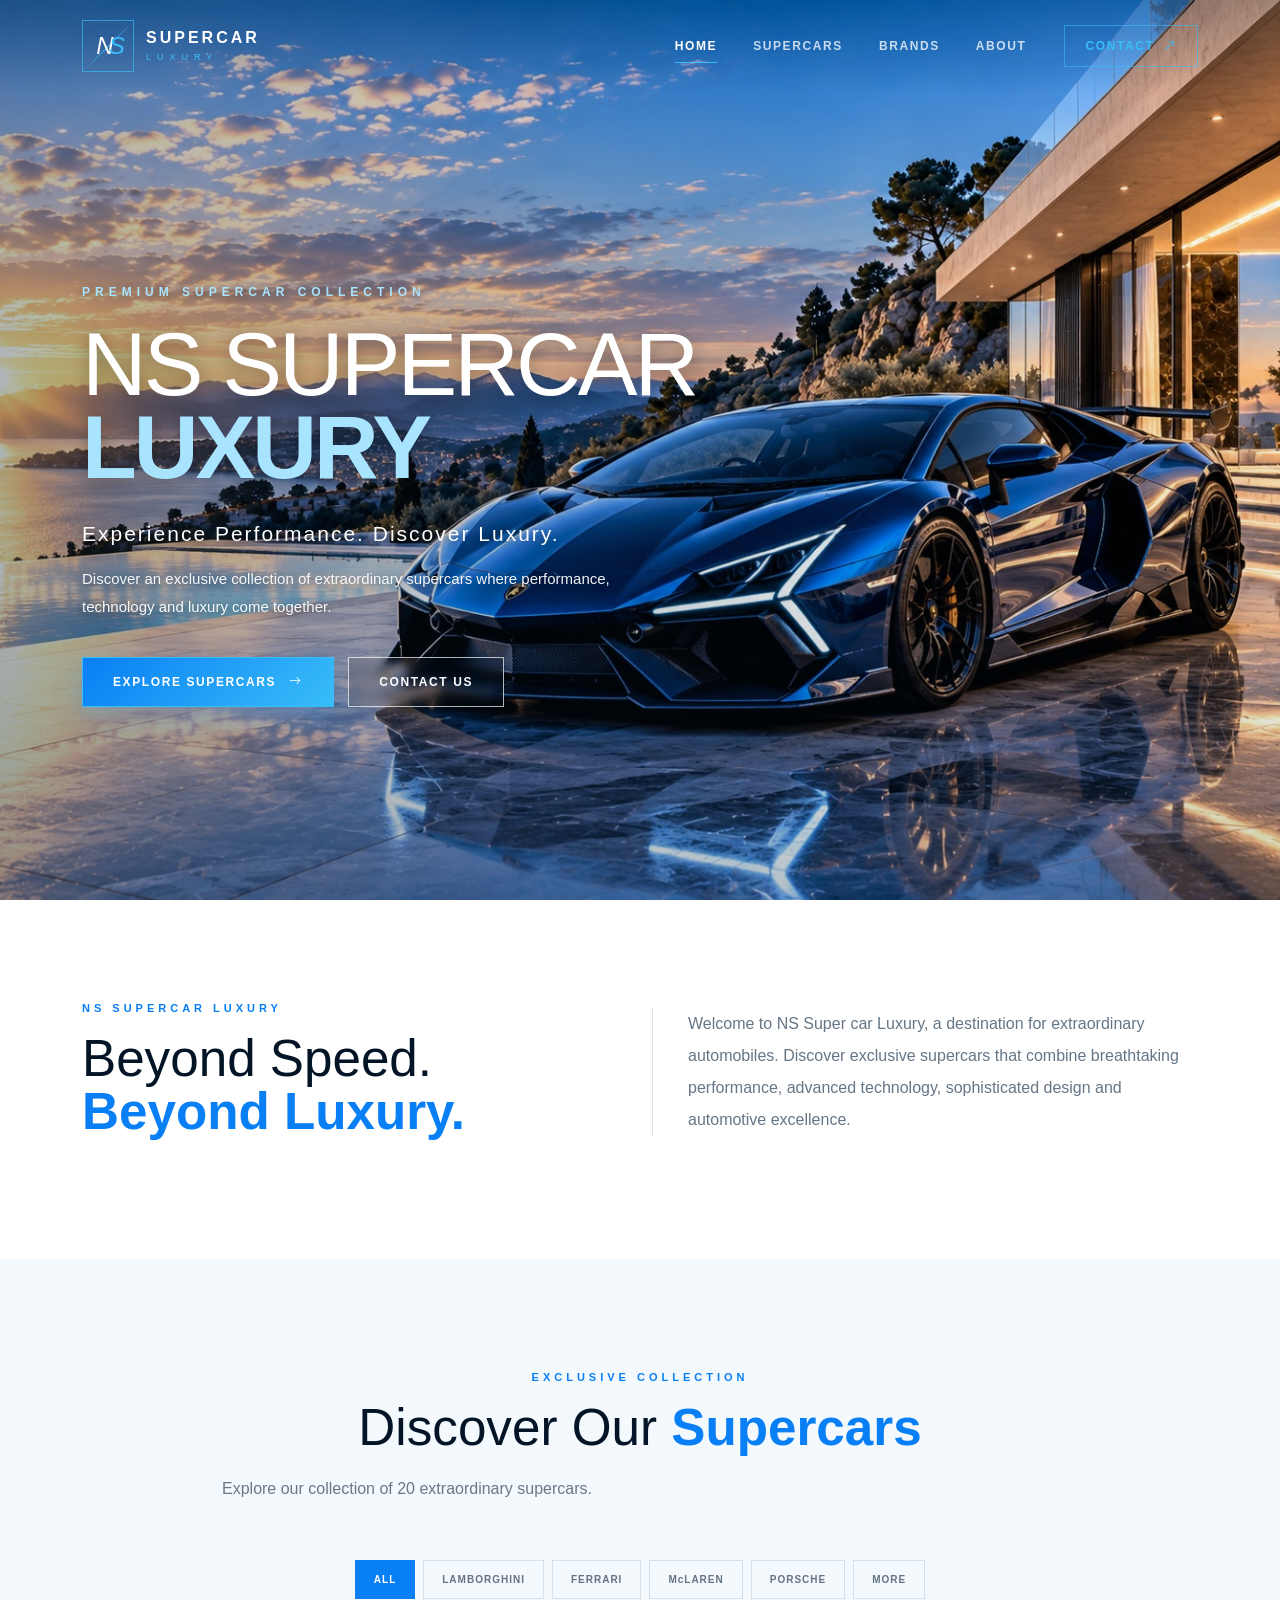
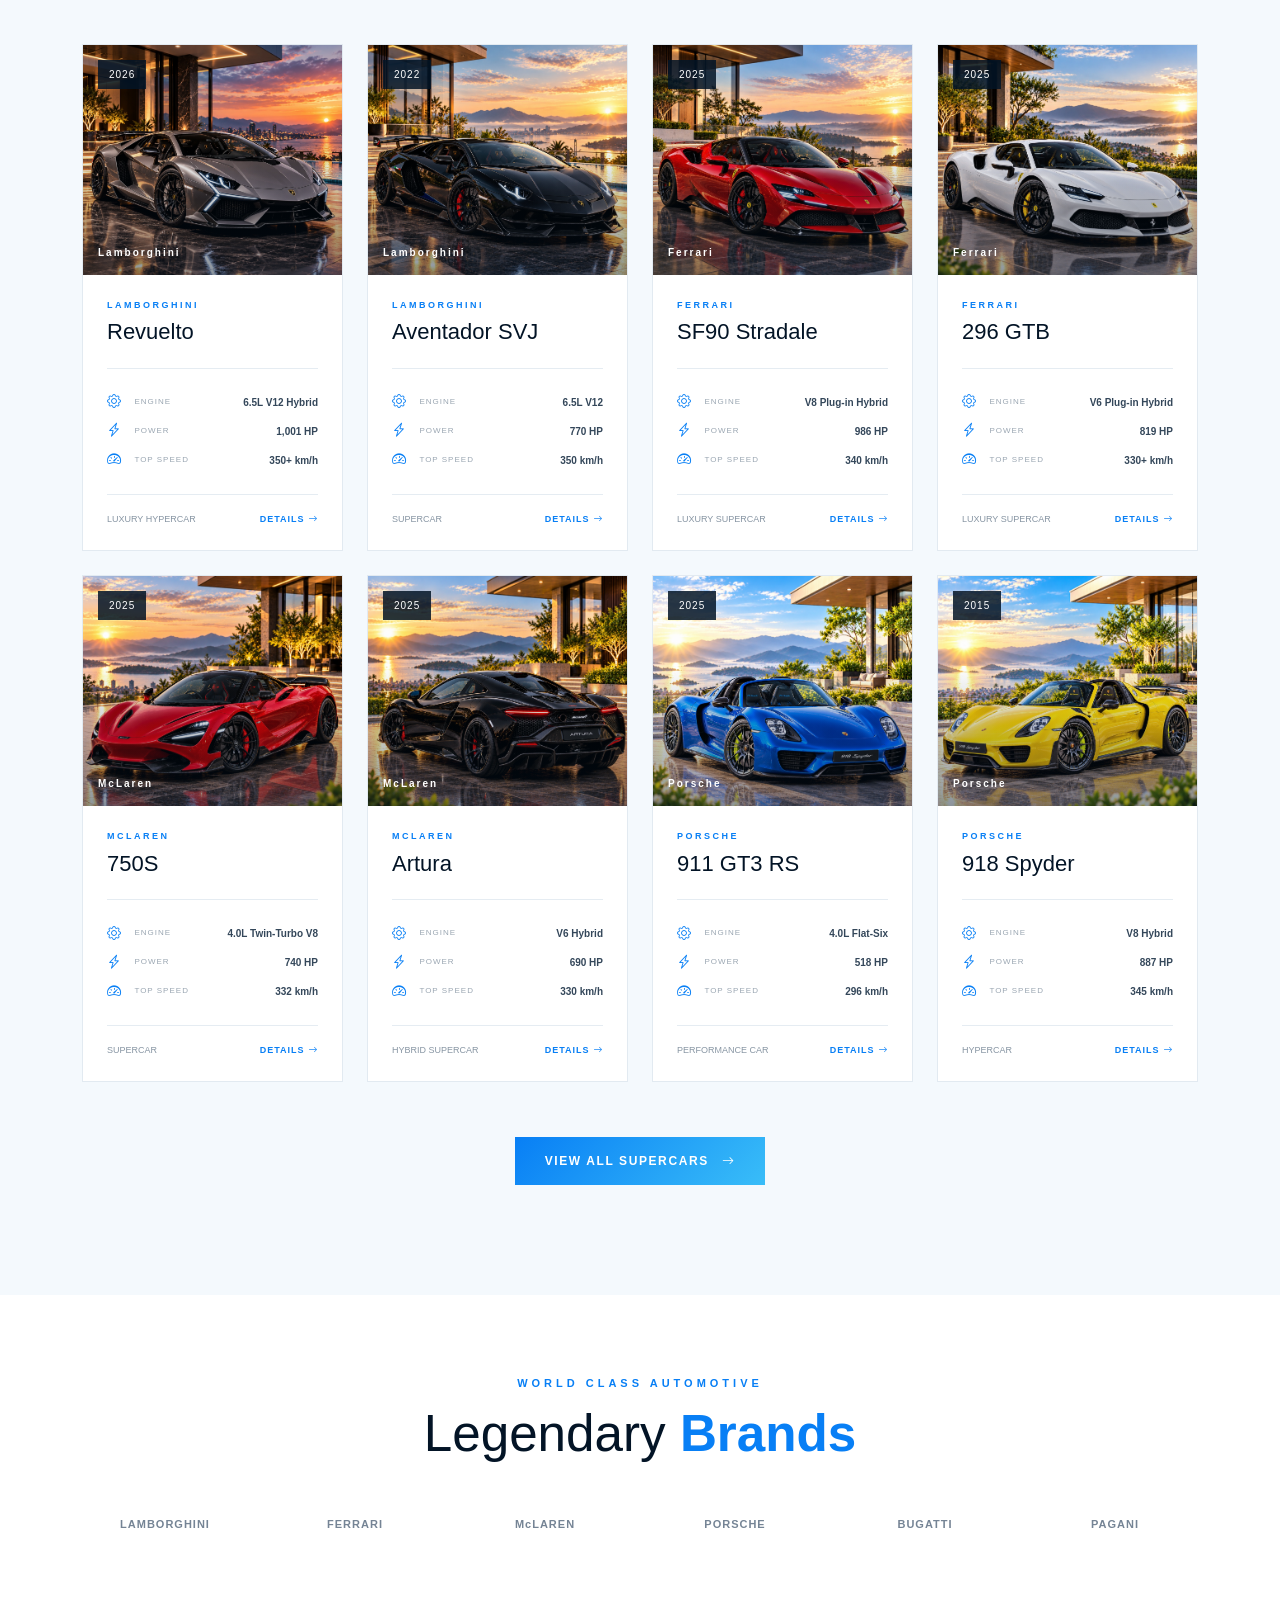
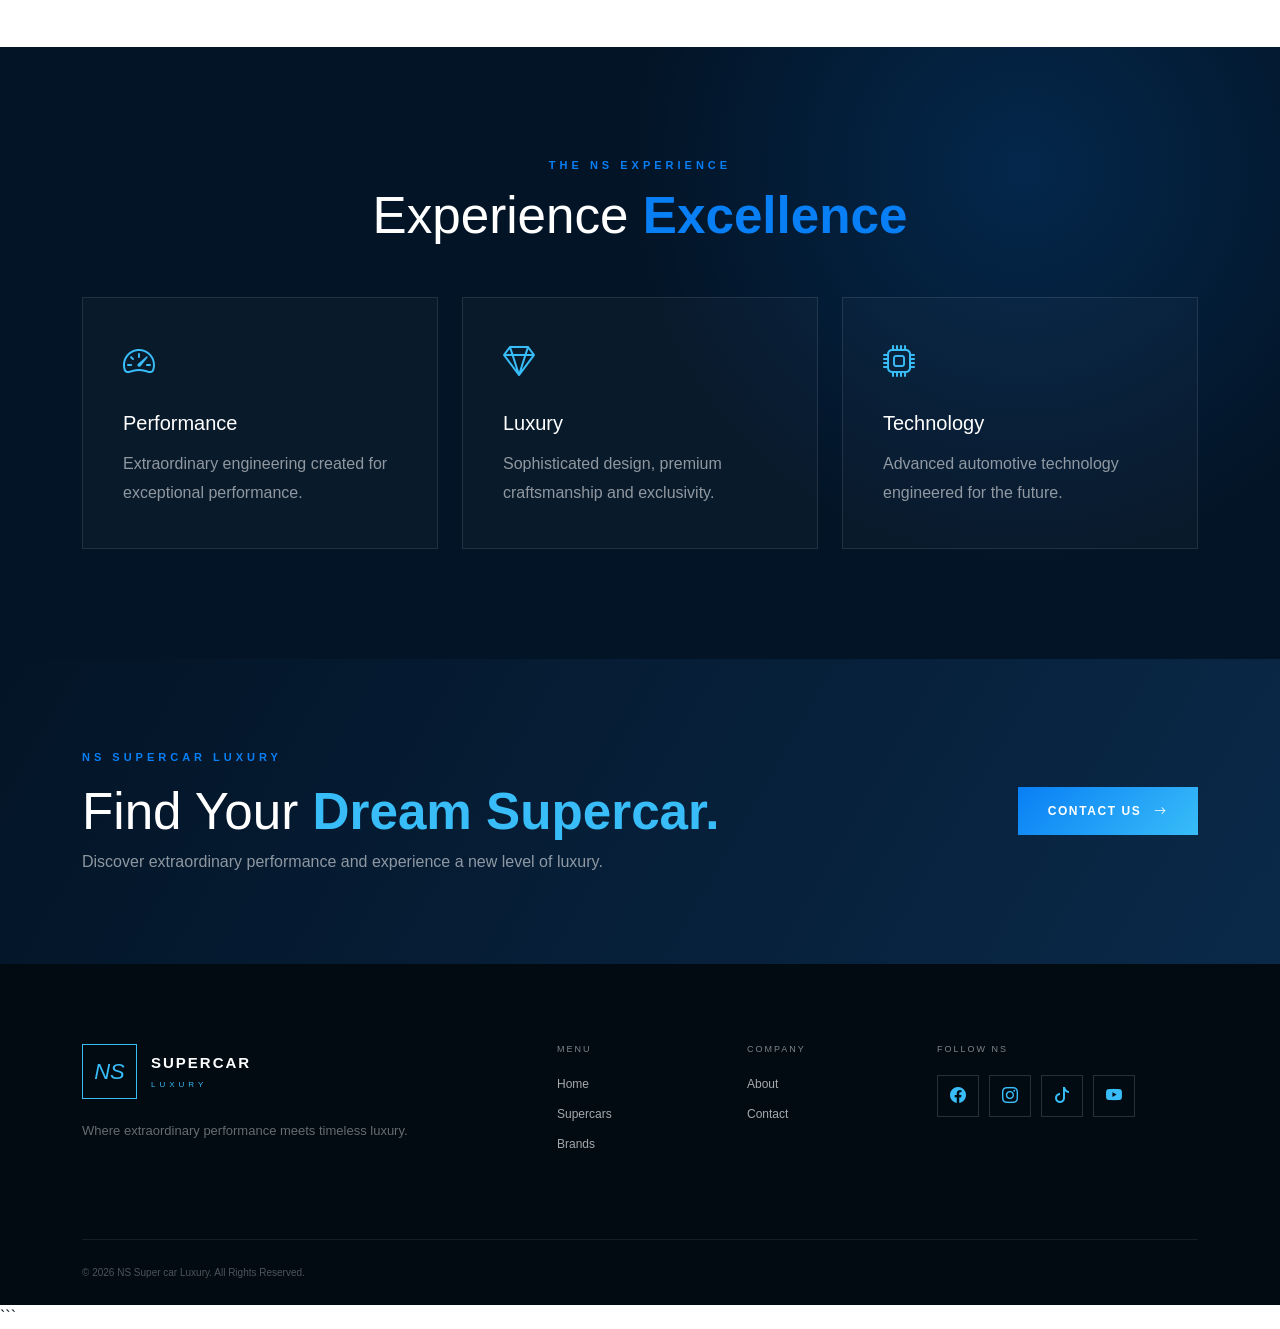
<file: index.html>
<!DOCTYPE html>
<html lang="th">

<head>
    <meta charset="UTF-8">

    <meta name="viewport"
          content="width=device-width, initial-scale=1.0">

    <meta name="description"
          content="NS Super car Luxury - Luxury Supercar Collection">

    <title>NS Super car Luxury</title>


    <!-- =========================================
         BOOTSTRAP 5 CSS
    ========================================== -->
    <link href="https://cdn.jsdelivr.net/npm/bootstrap@5.3.8/dist/css/bootstrap.min.css"
          rel="stylesheet">


    <!-- =========================================
         BOOTSTRAP ICONS
    ========================================== -->
    <link rel="stylesheet"
          href="https://cdn.jsdelivr.net/npm/bootstrap-icons@1.13.1/font/bootstrap-icons.min.css">


    <!-- =========================================
         CUSTOM CSS
    ========================================== -->
    <link rel="stylesheet"
          href="css/style.css">

</head>


<body>


<!-- =====================================================
     NAVBAR
     เมนูจะถูกเรียกจากไฟล์ js/menu.js
====================================================== -->

<div id="menu"></div>



<!-- =====================================================
     HERO SECTION
====================================================== -->

<section class="hero-section">

    <div class="hero-overlay"></div>


    <div class="container">

        <div class="row min-vh-100 align-items-center">


            <div class="col-lg-8 col-md-10">


                <div class="hero-content">


                    <p class="hero-subtitle">
                        PREMIUM SUPERCAR COLLECTION
                    </p>


                    <h1 class="hero-title">

                        NS SUPERCAR

                        <span>
                            LUXURY
                        </span>

                    </h1>


                    <p class="hero-description">

                        Experience Performance.
                        Discover Luxury.

                    </p>


                    <p class="hero-text">

                        Discover an exclusive collection of
                        extraordinary supercars where
                        performance, technology and luxury
                        come together.

                    </p>



                    <!-- HERO BUTTONS -->

                    <div class="hero-buttons">


                        <a href="#supercars"
                           class="btn btn-luxury">

                            EXPLORE SUPERCARS

                            <i class="bi bi-arrow-right ms-2"></i>

                        </a>


                        <a href="contact.html"
                           class="btn btn-outline-luxury">

                            CONTACT US

                        </a>


                    </div>


                </div>


            </div>


        </div>

    </div>


</section>



<!-- =====================================================
     INTRODUCTION
====================================================== -->

<section class="intro-section">


    <div class="container">


        <div class="row align-items-center">


            <!-- LEFT -->

            <div class="col-lg-6">


                <p class="section-label">

                    NS SUPERCAR LUXURY

                </p>


                <h2 class="section-title">

                    Beyond Speed.

                    <span>
                        Beyond Luxury.
                    </span>

                </h2>


            </div>



            <!-- RIGHT -->

            <div class="col-lg-6">


                <p class="intro-description">

                    Welcome to NS Super car Luxury,
                    a destination for extraordinary automobiles.

                    Discover exclusive supercars that combine
                    breathtaking performance, advanced technology,
                    sophisticated design and automotive excellence.

                </p>


            </div>


        </div>


    </div>


</section>



<!-- =====================================================
     SUPERCAR COLLECTION
====================================================== -->

<section id="supercars"
         class="supercar-section">


    <div class="container">


        <!-- SECTION HEADER -->

        <div class="section-header text-center">


            <p class="section-label">

                EXCLUSIVE COLLECTION

            </p>


            <h2 class="section-title">

                Discover Our

                <span>
                    Supercars
                </span>

            </h2>


            <p class="section-description">

                Explore our collection of
                20 extraordinary supercars.

            </p>


        </div>



        <!-- =================================================
             FILTER BUTTONS
        ================================================== -->

        <div class="car-filter text-center">


            <button class="filter-btn active"
                    data-filter="all">

                ALL

            </button>


            <button class="filter-btn"
                    data-filter="lamborghini">

                LAMBORGHINI

            </button>


            <button class="filter-btn"
                    data-filter="ferrari">

                FERRARI

            </button>


            <button class="filter-btn"
                    data-filter="mclaren">

                McLAREN

            </button>


            <button class="filter-btn"
                    data-filter="porsche">

                PORSCHE

            </button>


            <button class="filter-btn"
                    data-filter="other">

                MORE

            </button>


        </div>



        <!-- =================================================
             SUPERCAR GRID
             รถ 20 คันจะถูกสร้างด้วย JavaScript
        ================================================== -->

        <div class="row g-4"
             id="carContainer">


            <!--

            JavaScript จะสร้าง Card รถในส่วนนี้

            Desktop XL = 4 คัน / แถว
            Desktop    = 3 คัน / แถว
            Tablet     = 2 คัน / แถว
            Mobile     = 1 คัน / แถว

            -->


        </div>



        <!-- VIEW ALL -->

        <div class="text-center view-all-area">


            <a href="cars.html"
               class="btn btn-luxury">


                VIEW ALL SUPERCARS


                <i class="bi bi-arrow-right ms-2"></i>


            </a>


        </div>


    </div>


</section>



<!-- =====================================================
     BRAND SECTION
====================================================== -->

<section class="brand-section">


    <div class="container">


        <div class="text-center">


            <p class="section-label">

                WORLD CLASS AUTOMOTIVE

            </p>


            <h2 class="section-title">

                Legendary

                <span>
                    Brands
                </span>

            </h2>


        </div>



        <div class="row justify-content-center
                    align-items-center text-center">


            <div class="col-lg-2 col-md-4 col-6 brand-item">
                LAMBORGHINI
            </div>


            <div class="col-lg-2 col-md-4 col-6 brand-item">
                FERRARI
            </div>


            <div class="col-lg-2 col-md-4 col-6 brand-item">
                McLAREN
            </div>


            <div class="col-lg-2 col-md-4 col-6 brand-item">
                PORSCHE
            </div>


            <div class="col-lg-2 col-md-4 col-6 brand-item">
                BUGATTI
            </div>


            <div class="col-lg-2 col-md-4 col-6 brand-item">
                PAGANI
            </div>


        </div>


    </div>


</section>



<!-- =====================================================
     WHY CHOOSE NS
====================================================== -->

<section class="experience-section">


    <div class="container">


        <div class="section-header text-center">


            <p class="section-label">

                THE NS EXPERIENCE

            </p>


            <h2 class="section-title text-white">

                Experience

                <span>
                    Excellence
                </span>

            </h2>


        </div>



        <div class="row g-4">


            <!-- CARD 1 -->

            <div class="col-lg-4 col-md-6">


                <div class="experience-card">


                    <div class="experience-icon">

                        <i class="bi bi-speedometer2"></i>

                    </div>


                    <h3>

                        Performance

                    </h3>


                    <p>

                        Extraordinary engineering
                        created for exceptional
                        performance.

                    </p>


                </div>


            </div>



            <!-- CARD 2 -->

            <div class="col-lg-4 col-md-6">


                <div class="experience-card">


                    <div class="experience-icon">

                        <i class="bi bi-gem"></i>

                    </div>


                    <h3>

                        Luxury

                    </h3>


                    <p>

                        Sophisticated design,
                        premium craftsmanship
                        and exclusivity.

                    </p>


                </div>


            </div>



            <!-- CARD 3 -->

            <div class="col-lg-4 col-md-12">


                <div class="experience-card">


                    <div class="experience-icon">

                        <i class="bi bi-cpu"></i>

                    </div>


                    <h3>

                        Technology

                    </h3>


                    <p>

                        Advanced automotive technology
                        engineered for the future.

                    </p>


                </div>


            </div>


        </div>


    </div>


</section>



<!-- =====================================================
     CALL TO ACTION
====================================================== -->

<section class="cta-section">


    <div class="container">


        <div class="row align-items-center">


            <div class="col-lg-8">


                <p class="section-label">

                    NS SUPERCAR LUXURY

                </p>


                <h2>

                    Find Your

                    <span>
                        Dream Supercar.
                    </span>

                </h2>


                <p>

                    Discover extraordinary performance
                    and experience a new level of luxury.

                </p>


            </div>



            <div class="col-lg-4
                        text-lg-end">


                <a href="contact.html"
                   class="btn btn-luxury">


                    CONTACT US


                    <i class="bi bi-arrow-right ms-2"></i>


                </a>


            </div>


        </div>


    </div>


</section>



<!-- =====================================================
     FOOTER
====================================================== -->

<footer class="footer">


    <div class="container">


        <div class="row">


            <!-- LOGO -->

            <div class="col-lg-5 mb-4">


                <div class="footer-brand">


                    <div class="footer-ns">

                        NS

                    </div>


                    <div>

                        <strong>
                            SUPERCAR
                        </strong>

                        <span>
                            LUXURY
                        </span>

                    </div>


                </div>


                <p class="footer-description">

                    Where extraordinary performance
                    meets timeless luxury.

                </p>


            </div>



            <!-- MENU -->

            <div class="col-lg-2 col-md-4 mb-4">


                <h5>
                    MENU
                </h5>


                <a href="index.html">
                    Home
                </a>


                <a href="cars.html">
                    Supercars
                </a>


                <a href="brands.html">
                    Brands
                </a>


            </div>



            <!-- COMPANY -->

            <div class="col-lg-2 col-md-4 mb-4">


                <h5>
                    COMPANY
                </h5>


                <a href="about.html">
                    About
                </a>


                <a href="contact.html">
                    Contact
                </a>


            </div>



            <!-- SOCIAL -->

            <div class="col-lg-3 col-md-4">


                <h5>

                    FOLLOW NS

                </h5>


                <div class="social-icons">


                    <a href="#">
                        <i class="bi bi-facebook"></i>
                    </a>


                    <a href="#">
                        <i class="bi bi-instagram"></i>
                    </a>


                    <a href="#">
                        <i class="bi bi-tiktok"></i>
                    </a>


                    <a href="#">
                        <i class="bi bi-youtube"></i>
                    </a>


                </div>


            </div>


        </div>



        <div class="footer-bottom">


            <p>

                © 2026 NS Super car Luxury.
                All Rights Reserved.

            </p>


        </div>


    </div>


</footer>



<!-- =====================================================
     BOOTSTRAP JAVASCRIPT
====================================================== -->

<script src="https://cdn.jsdelivr.net/npm/bootstrap@5.3.8/dist/js/bootstrap.bundle.min.js"></script>



<!-- =====================================================
     MENU JAVASCRIPT
====================================================== -->

<script src="js/menu.js"></script>



<!-- =====================================================
     MAIN JAVASCRIPT
====================================================== -->

<script src="js/main.js"></script>


</body>

</html>
```
</file>
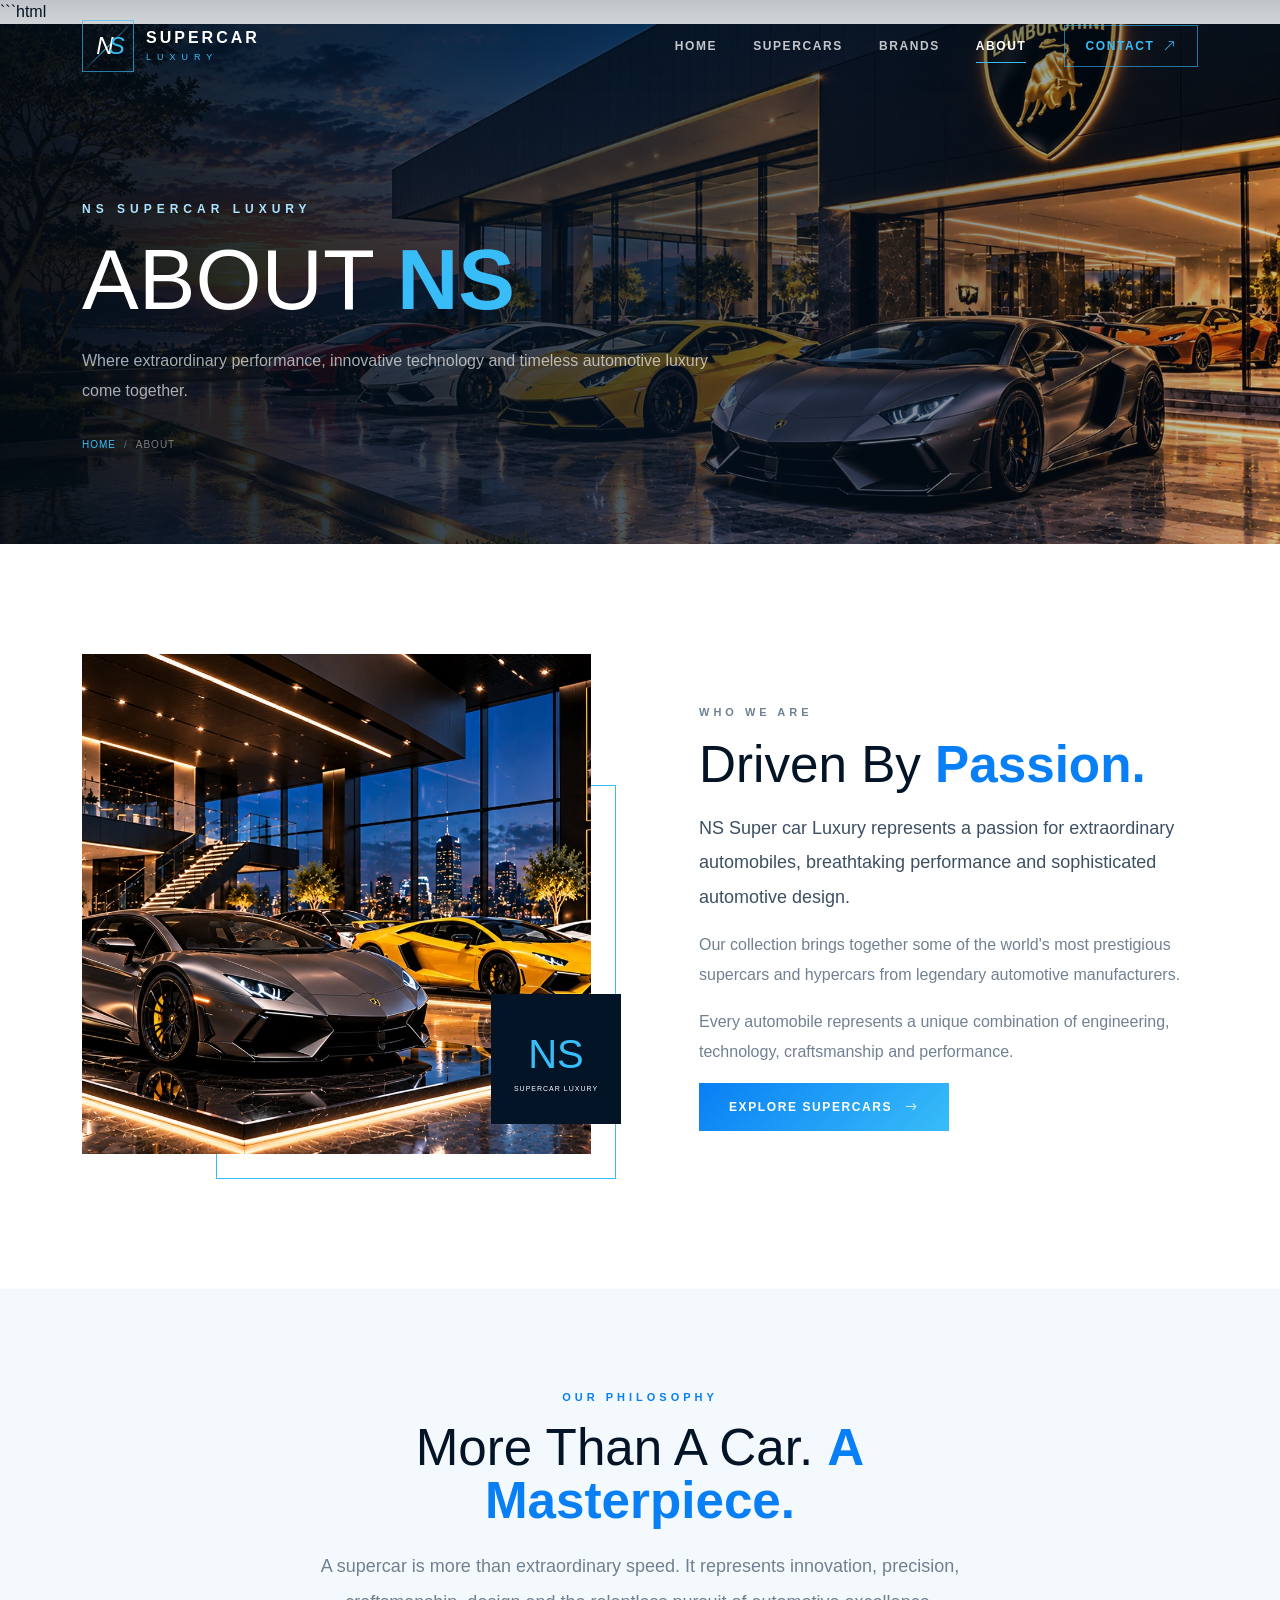
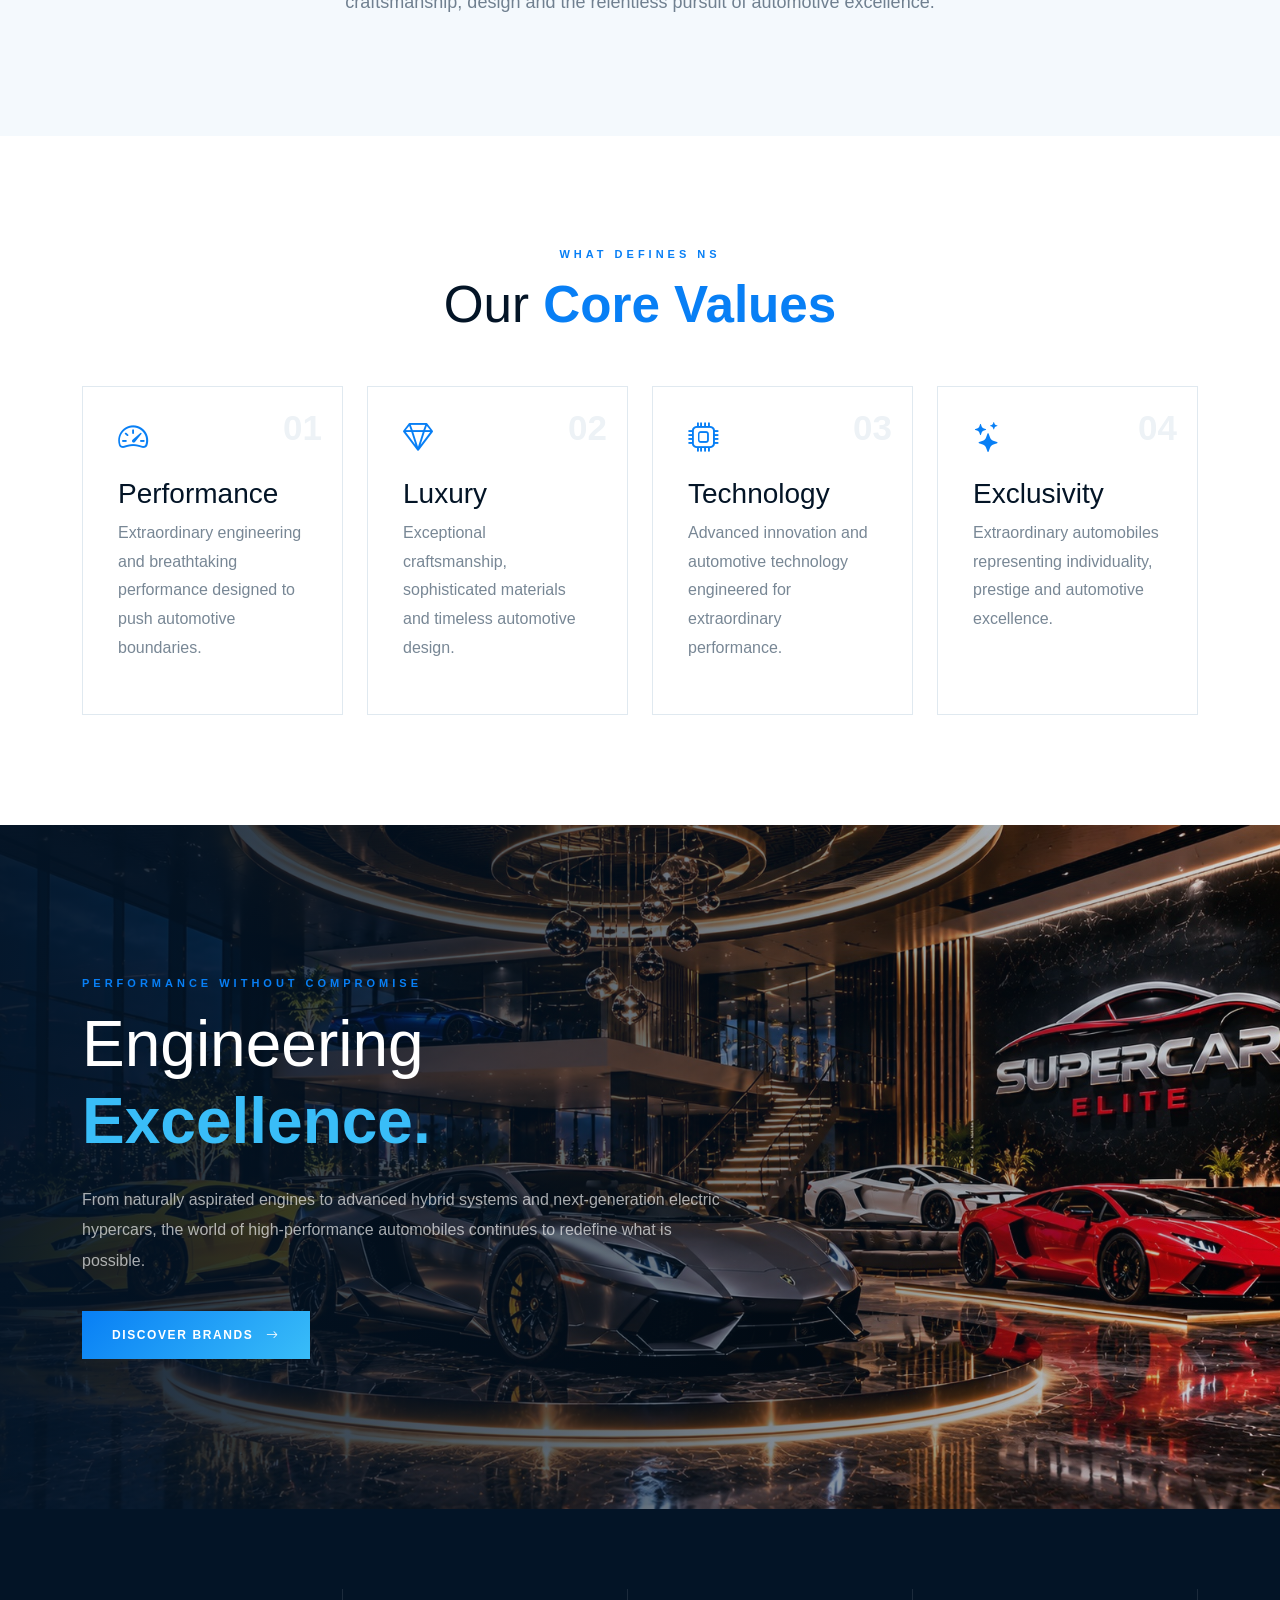
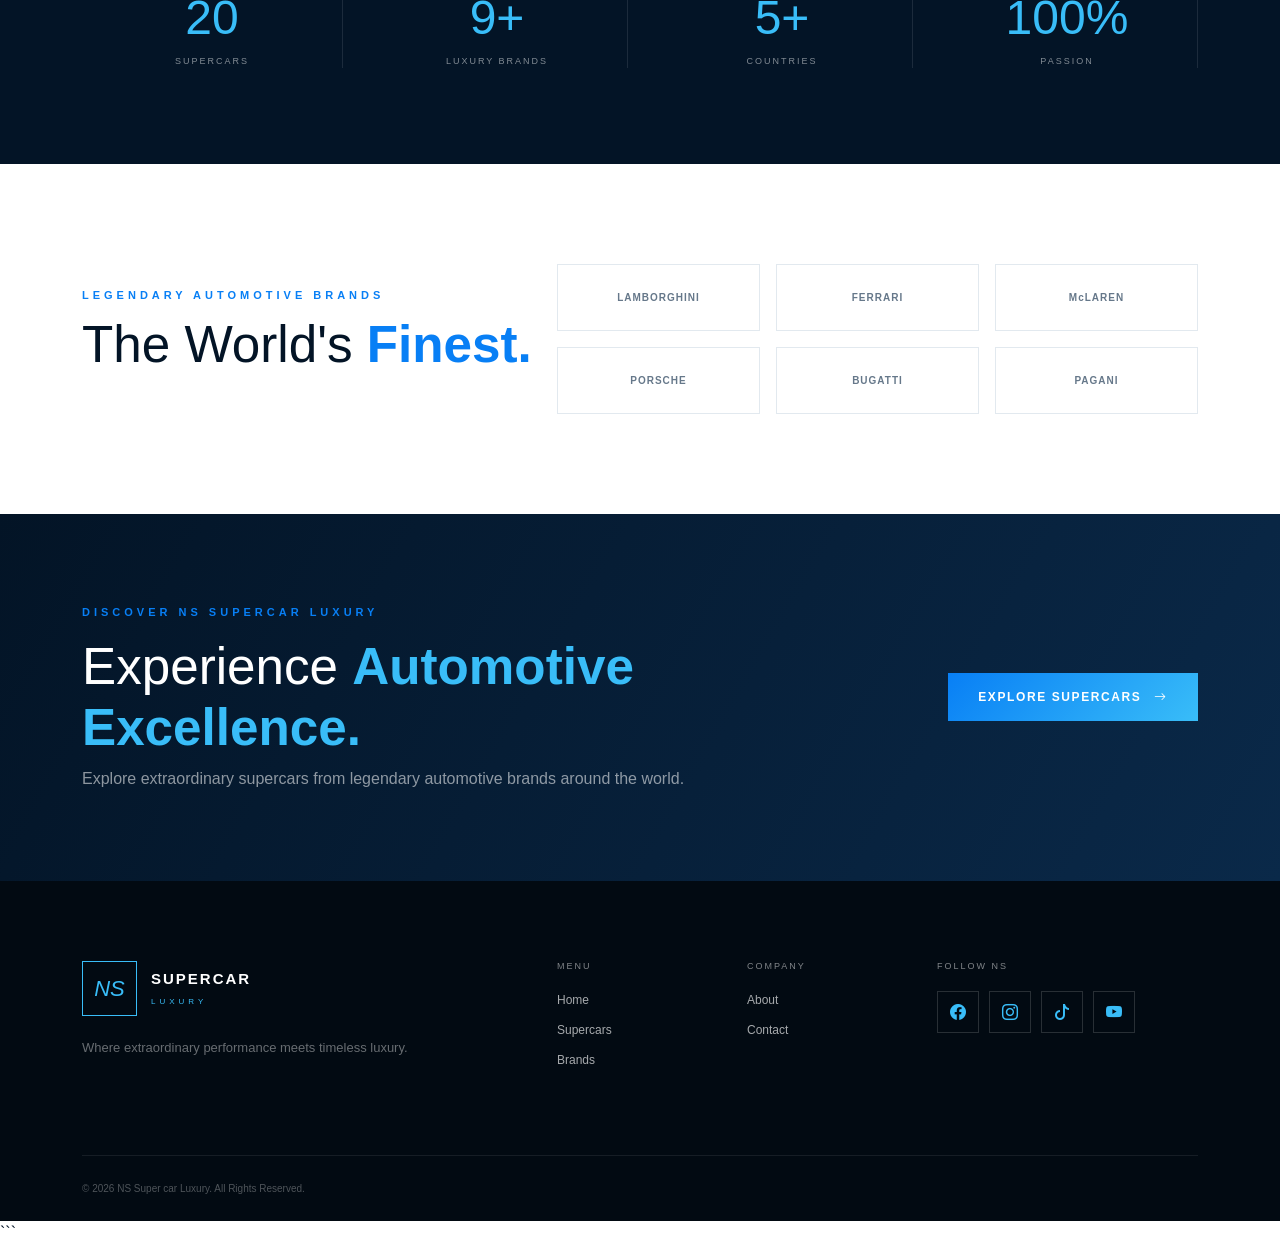
<file: about.html>
```html
<!DOCTYPE html>
<html lang="th">

<head>

    <meta charset="UTF-8">

    <meta name="viewport"
          content="width=device-width, initial-scale=1.0">

    <meta name="description"
          content="About NS Super car Luxury - Performance, Technology and Luxury">

    <title>About | NS Super car Luxury</title>


    <!-- =========================================
         BOOTSTRAP 5
    ========================================== -->

    <link href="https://cdn.jsdelivr.net/npm/bootstrap@5.3.8/dist/css/bootstrap.min.css"
          rel="stylesheet">


    <!-- =========================================
         BOOTSTRAP ICONS
    ========================================== -->

    <link rel="stylesheet"
          href="https://cdn.jsdelivr.net/npm/bootstrap-icons@1.13.1/font/bootstrap-icons.min.css">


    <!-- =========================================
         CUSTOM CSS
    ========================================== -->

    <link rel="stylesheet"
          href="css/style.css">

</head>


<body>


<!-- =====================================================
     NAVBAR
     เรียก Menu จาก js/menu.js
====================================================== -->

<div id="menu"></div>



<!-- =====================================================
     PAGE HERO
====================================================== -->

<section class="page-hero about-hero">


    <div class="page-hero-overlay"></div>


    <div class="container">


        <div class="row align-items-center">


            <div class="col-lg-8">


                <p class="hero-subtitle">

                    NS SUPERCAR LUXURY

                </p>


                <h1 class="page-title">

                    ABOUT

                    <span>
                        NS
                    </span>

                </h1>


                <p class="page-description">

                    Where extraordinary performance,
                    innovative technology and timeless
                    automotive luxury come together.

                </p>


                <!-- Breadcrumb -->

                <nav aria-label="breadcrumb">


                    <ol class="breadcrumb">


                        <li class="breadcrumb-item">

                            <a href="index.html">

                                HOME

                            </a>

                        </li>


                        <li class="breadcrumb-item active">

                            ABOUT

                        </li>


                    </ol>


                </nav>


            </div>


        </div>


    </div>


</section>



<!-- =====================================================
     ABOUT INTRODUCTION
====================================================== -->

<section class="about-intro-section">


    <div class="container">


        <div class="row align-items-center g-5">


            <!-- IMAGE -->

            <div class="col-lg-6">


                <div class="about-image-wrapper">


                    <img src="images/about/about-supercar.jpg"
                         alt="NS Super car Luxury"
                         class="img-fluid">


                    <div class="about-image-border"></div>


                    <div class="about-badge">


                        <strong>
                            NS
                        </strong>


                        <span>
                            SUPERCAR LUXURY
                        </span>


                    </div>


                </div>


            </div>



            <!-- CONTENT -->

            <div class="col-lg-6">


                <div class="about-content">


                    <p class="section-label">

                        WHO WE ARE

                    </p>


                    <h2 class="section-title">

                        Driven By

                        <span>
                            Passion.
                        </span>

                    </h2>


                    <p class="about-lead">

                        NS Super car Luxury represents
                        a passion for extraordinary automobiles,
                        breathtaking performance and sophisticated
                        automotive design.

                    </p>


                    <p>

                        Our collection brings together some of
                        the world's most prestigious supercars
                        and hypercars from legendary automotive
                        manufacturers.

                    </p>


                    <p>

                        Every automobile represents a unique
                        combination of engineering, technology,
                        craftsmanship and performance.

                    </p>


                    <a href="cars.html"
                       class="btn btn-luxury">

                        EXPLORE SUPERCARS

                        <i class="bi bi-arrow-right ms-2"></i>

                    </a>


                </div>


            </div>


        </div>


    </div>


</section>



<!-- =====================================================
     OUR PHILOSOPHY
====================================================== -->

<section class="philosophy-section">


    <div class="container">


        <div class="row">


            <div class="col-lg-8 mx-auto text-center">


                <p class="section-label">

                    OUR PHILOSOPHY

                </p>


                <h2 class="section-title">

                    More Than A Car.

                    <span>
                        A Masterpiece.
                    </span>

                </h2>


                <p class="philosophy-text">

                    A supercar is more than extraordinary speed.
                    It represents innovation, precision,
                    craftsmanship, design and the relentless
                    pursuit of automotive excellence.

                </p>


            </div>


        </div>


    </div>


</section>



<!-- =====================================================
     CORE VALUES
====================================================== -->

<section class="values-section">


    <div class="container">


        <!-- HEADER -->

        <div class="section-header text-center">


            <p class="section-label">

                WHAT DEFINES NS

            </p>


            <h2 class="section-title">

                Our

                <span>
                    Core Values
                </span>

            </h2>


        </div>



        <div class="row g-4">


            <!-- =================================================
                 PERFORMANCE
            ================================================== -->

            <div class="col-lg-3 col-md-6">


                <div class="value-card">


                    <div class="value-number">

                        01

                    </div>


                    <div class="value-icon">

                        <i class="bi bi-speedometer2"></i>

                    </div>


                    <h3>

                        Performance

                    </h3>


                    <p>

                        Extraordinary engineering and
                        breathtaking performance designed
                        to push automotive boundaries.

                    </p>


                </div>


            </div>



            <!-- =================================================
                 LUXURY
            ================================================== -->

            <div class="col-lg-3 col-md-6">


                <div class="value-card">


                    <div class="value-number">

                        02

                    </div>


                    <div class="value-icon">

                        <i class="bi bi-gem"></i>

                    </div>


                    <h3>

                        Luxury

                    </h3>


                    <p>

                        Exceptional craftsmanship,
                        sophisticated materials and
                        timeless automotive design.

                    </p>


                </div>


            </div>



            <!-- =================================================
                 TECHNOLOGY
            ================================================== -->

            <div class="col-lg-3 col-md-6">


                <div class="value-card">


                    <div class="value-number">

                        03

                    </div>


                    <div class="value-icon">

                        <i class="bi bi-cpu"></i>

                    </div>


                    <h3>

                        Technology

                    </h3>


                    <p>

                        Advanced innovation and
                        automotive technology engineered
                        for extraordinary performance.

                    </p>


                </div>


            </div>



            <!-- =================================================
                 EXCLUSIVITY
            ================================================== -->

            <div class="col-lg-3 col-md-6">


                <div class="value-card">


                    <div class="value-number">

                        04

                    </div>


                    <div class="value-icon">

                        <i class="bi bi-stars"></i>

                    </div>


                    <h3>

                        Exclusivity

                    </h3>


                    <p>

                        Extraordinary automobiles
                        representing individuality,
                        prestige and automotive excellence.

                    </p>


                </div>


            </div>


        </div>


    </div>


</section>



<!-- =====================================================
     PERFORMANCE IMAGE SECTION
====================================================== -->

<section class="about-showcase-section">


    <div class="showcase-overlay"></div>


    <div class="container">


        <div class="row">


            <div class="col-lg-7">


                <p class="section-label">

                    PERFORMANCE WITHOUT COMPROMISE

                </p>


                <h2>

                    Engineering

                    <span>
                        Excellence.
                    </span>

                </h2>


                <p>

                    From naturally aspirated engines
                    to advanced hybrid systems and
                    next-generation electric hypercars,
                    the world of high-performance automobiles
                    continues to redefine what is possible.

                </p>


                <a href="brands.html"
                   class="btn btn-luxury">

                    DISCOVER BRANDS

                    <i class="bi bi-arrow-right ms-2"></i>

                </a>


            </div>


        </div>


    </div>


</section>



<!-- =====================================================
     STATISTICS
====================================================== -->

<section class="about-stats-section">


    <div class="container">


        <div class="row g-4 text-center">


            <!-- STAT 1 -->

            <div class="col-lg-3 col-6">


                <div class="stat-item">


                    <h3>

                        20

                    </h3>


                    <p>

                        SUPERCARS

                    </p>


                </div>


            </div>



            <!-- STAT 2 -->

            <div class="col-lg-3 col-6">


                <div class="stat-item">


                    <h3>

                        9+

                    </h3>


                    <p>

                        LUXURY BRANDS

                    </p>


                </div>


            </div>



            <!-- STAT 3 -->

            <div class="col-lg-3 col-6">


                <div class="stat-item">


                    <h3>

                        5+

                    </h3>


                    <p>

                        COUNTRIES

                    </p>


                </div>


            </div>



            <!-- STAT 4 -->

            <div class="col-lg-3 col-6">


                <div class="stat-item">


                    <h3>

                        100%

                    </h3>


                    <p>

                        PASSION

                    </p>


                </div>


            </div>


        </div>


    </div>


</section>



<!-- =====================================================
     BRAND EXPERIENCE
====================================================== -->

<section class="about-brand-section">


    <div class="container">


        <div class="row align-items-center">


            <div class="col-lg-5">


                <p class="section-label">

                    LEGENDARY AUTOMOTIVE BRANDS

                </p>


                <h2 class="section-title">

                    The World's

                    <span>
                        Finest.
                    </span>

                </h2>


            </div>



            <div class="col-lg-7">


                <div class="row g-3 text-center">


                    <div class="col-md-4 col-6">

                        <div class="about-brand-item">

                            LAMBORGHINI

                        </div>

                    </div>


                    <div class="col-md-4 col-6">

                        <div class="about-brand-item">

                            FERRARI

                        </div>

                    </div>


                    <div class="col-md-4 col-6">

                        <div class="about-brand-item">

                            McLAREN

                        </div>

                    </div>


                    <div class="col-md-4 col-6">

                        <div class="about-brand-item">

                            PORSCHE

                        </div>

                    </div>


                    <div class="col-md-4 col-6">

                        <div class="about-brand-item">

                            BUGATTI

                        </div>

                    </div>


                    <div class="col-md-4 col-6">

                        <div class="about-brand-item">

                            PAGANI

                        </div>

                    </div>


                </div>


            </div>


        </div>


    </div>


</section>



<!-- =====================================================
     CTA
====================================================== -->

<section class="cta-section">


    <div class="container">


        <div class="row align-items-center">


            <div class="col-lg-8">


                <p class="section-label">

                    DISCOVER NS SUPERCAR LUXURY

                </p>


                <h2>

                    Experience

                    <span>
                        Automotive Excellence.
                    </span>

                </h2>


                <p>

                    Explore extraordinary supercars
                    from legendary automotive brands
                    around the world.

                </p>


            </div>



            <div class="col-lg-4
                        text-lg-end
                        mt-4 mt-lg-0">


                <a href="cars.html"
                   class="btn btn-luxury">

                    EXPLORE SUPERCARS

                    <i class="bi bi-arrow-right ms-2"></i>

                </a>


            </div>


        </div>


    </div>


</section>



<!-- =====================================================
     FOOTER
====================================================== -->

<footer class="footer">


    <div class="container">


        <div class="row">


            <!-- BRAND -->

            <div class="col-lg-5 mb-4">


                <div class="footer-brand">


                    <div class="footer-ns">

                        NS

                    </div>


                    <div>

                        <strong>

                            SUPERCAR

                        </strong>


                        <span>

                            LUXURY

                        </span>


                    </div>


                </div>


                <p class="footer-description">

                    Where extraordinary performance
                    meets timeless luxury.

                </p>


            </div>



            <!-- MENU -->

            <div class="col-lg-2 col-md-4 mb-4">


                <h5>

                    MENU

                </h5>


                <a href="index.html">

                    Home

                </a>


                <a href="cars.html">

                    Supercars

                </a>


                <a href="brands.html">

                    Brands

                </a>


            </div>



            <!-- COMPANY -->

            <div class="col-lg-2 col-md-4 mb-4">


                <h5>

                    COMPANY

                </h5>


                <a href="about.html">

                    About

                </a>


                <a href="contact.html">

                    Contact

                </a>


            </div>



            <!-- SOCIAL -->

            <div class="col-lg-3 col-md-4">


                <h5>

                    FOLLOW NS

                </h5>


                <div class="social-icons">


                    <a href="#">

                        <i class="bi bi-facebook"></i>

                    </a>


                    <a href="#">

                        <i class="bi bi-instagram"></i>

                    </a>


                    <a href="#">

                        <i class="bi bi-tiktok"></i>

                    </a>


                    <a href="#">

                        <i class="bi bi-youtube"></i>

                    </a>


                </div>


            </div>


        </div>



        <!-- FOOTER BOTTOM -->

        <div class="footer-bottom">


            <p>

                © 2026 NS Super car Luxury.
                All Rights Reserved.

            </p>


        </div>


    </div>


</footer>



<!-- =====================================================
     BOOTSTRAP JAVASCRIPT
====================================================== -->

<script src="https://cdn.jsdelivr.net/npm/bootstrap@5.3.8/dist/js/bootstrap.bundle.min.js"></script>


<!-- =====================================================
     MENU JAVASCRIPT
====================================================== -->

<script src="js/menu.js"></script>


<!-- =====================================================
     MAIN JAVASCRIPT
====================================================== -->

<script src="js/main.js"></script>


</body>

</html>
```
</file>
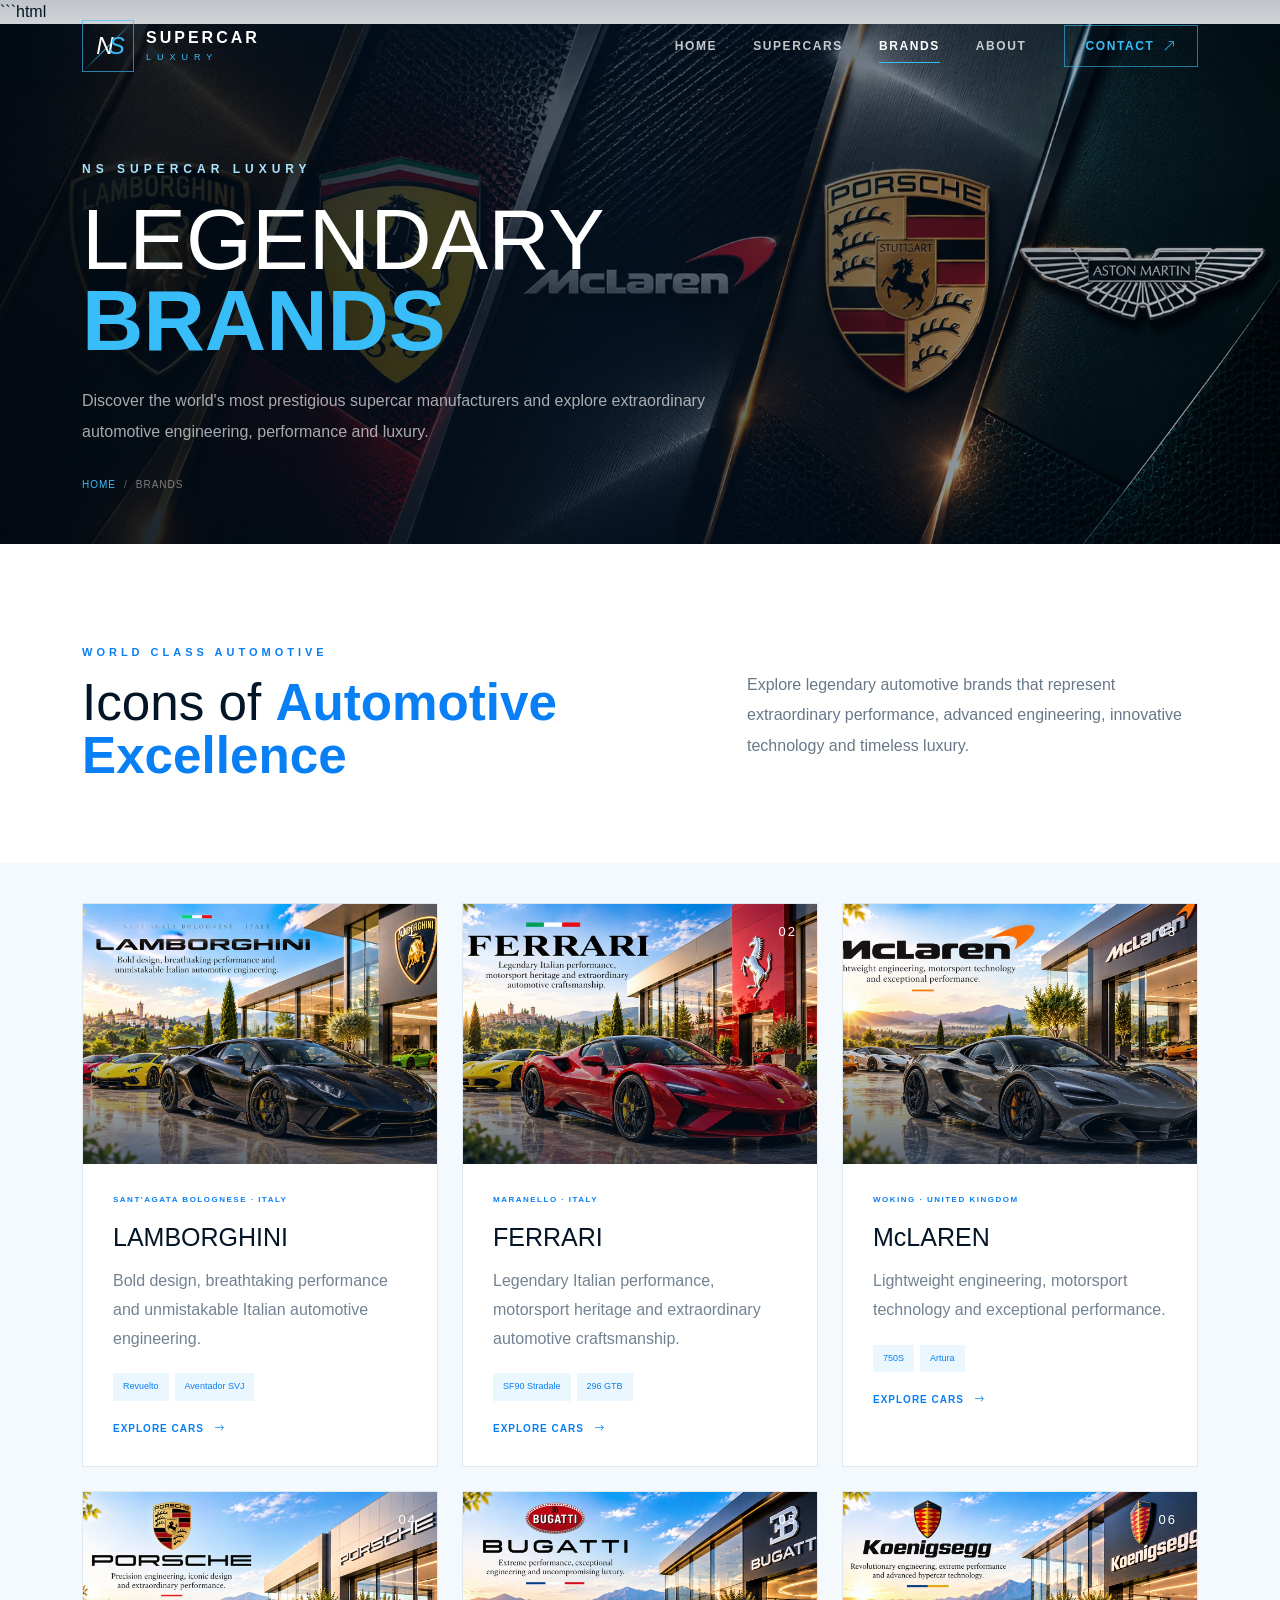
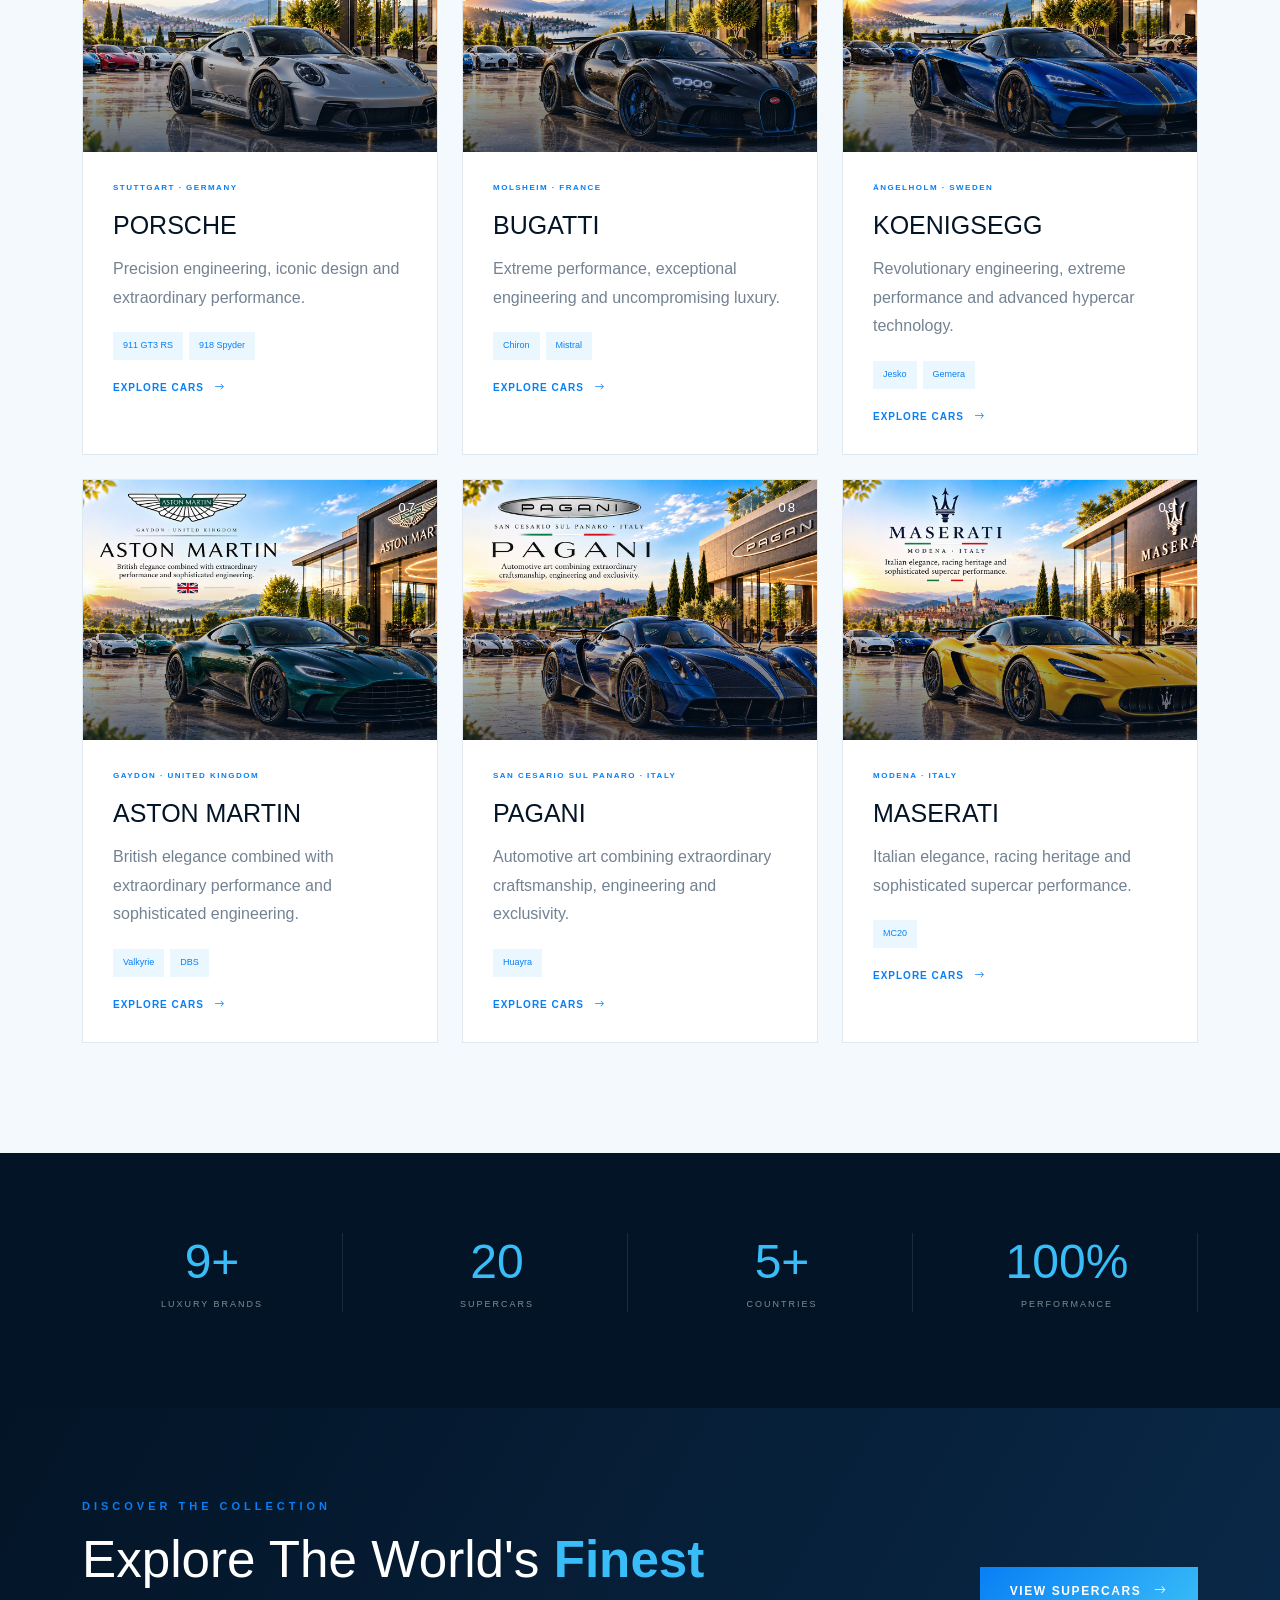
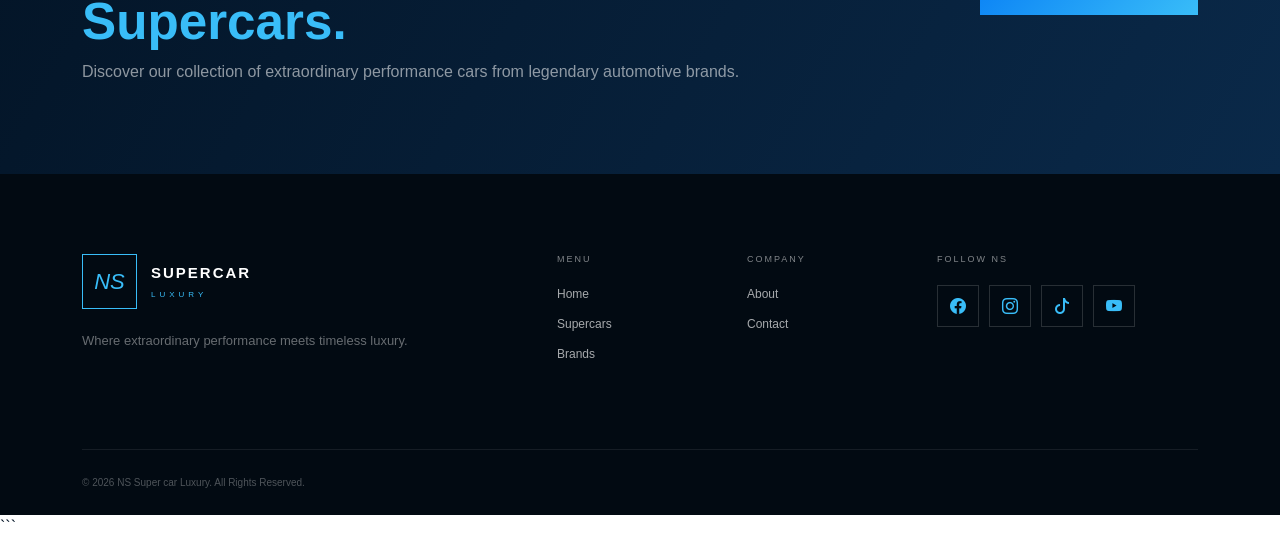
<file: brands.html>
```html
<!DOCTYPE html>
<html lang="th">

<head>

    <meta charset="UTF-8">

    <meta name="viewport"
          content="width=device-width, initial-scale=1.0">

    <meta name="description"
          content="Luxury supercar brands at NS Super car Luxury">

    <title>Brands | NS Super car Luxury</title>


    <!-- Bootstrap 5 -->
    <link href="https://cdn.jsdelivr.net/npm/bootstrap@5.3.8/dist/css/bootstrap.min.css"
          rel="stylesheet">


    <!-- Bootstrap Icons -->
    <link rel="stylesheet"
          href="https://cdn.jsdelivr.net/npm/bootstrap-icons@1.13.1/font/bootstrap-icons.min.css">


    <!-- Custom CSS -->
    <link rel="stylesheet"
          href="css/style.css">

</head>


<body>


<!-- =====================================================
     NAVBAR
     เรียกจาก js/menu.js
====================================================== -->

<div id="menu"></div>



<!-- =====================================================
     PAGE HERO
====================================================== -->

<section class="page-hero brands-hero">


    <div class="page-hero-overlay"></div>


    <div class="container">


        <div class="row align-items-center">


            <div class="col-lg-8">


                <p class="hero-subtitle">

                    NS SUPERCAR LUXURY

                </p>


                <h1 class="page-title">

                    LEGENDARY

                    <span>
                        BRANDS
                    </span>

                </h1>


                <p class="page-description">

                    Discover the world's most prestigious
                    supercar manufacturers and explore
                    extraordinary automotive engineering,
                    performance and luxury.

                </p>



                <!-- Breadcrumb -->

                <nav aria-label="breadcrumb">


                    <ol class="breadcrumb">


                        <li class="breadcrumb-item">

                            <a href="index.html">
                                HOME
                            </a>

                        </li>


                        <li class="breadcrumb-item active">

                            BRANDS

                        </li>


                    </ol>


                </nav>


            </div>


        </div>


    </div>


</section>



<!-- =====================================================
     INTRODUCTION
====================================================== -->

<section class="brands-intro-section">


    <div class="container">


        <div class="row align-items-center">


            <div class="col-lg-7">


                <p class="section-label">

                    WORLD CLASS AUTOMOTIVE

                </p>


                <h2 class="section-title">

                    Icons of

                    <span>
                        Automotive Excellence
                    </span>

                </h2>


            </div>



            <div class="col-lg-5">


                <p class="section-description">

                    Explore legendary automotive brands
                    that represent extraordinary performance,
                    advanced engineering, innovative technology
                    and timeless luxury.

                </p>


            </div>


        </div>


    </div>


</section>



<!-- =====================================================
     BRAND COLLECTION
====================================================== -->

<section class="brand-collection-section">


    <div class="container">


        <div class="row g-4">



            <!-- =================================================
                 01 LAMBORGHINI
            ================================================== -->

            <div class="col-lg-4 col-md-6">


                <div class="brand-card">


                    <div class="brand-image">

                        <img src="images/brands/lamborghini.jpg"
                             alt="Lamborghini">


                        <div class="brand-number">

                            01

                        </div>


                        <div class="brand-image-overlay"></div>

                    </div>


                    <div class="brand-content">


                        <p class="brand-country">

                            SANT'AGATA BOLOGNESE · ITALY

                        </p>


                        <h3>

                            LAMBORGHINI

                        </h3>


                        <p>

                            Bold design, breathtaking performance
                            and unmistakable Italian automotive
                            engineering.

                        </p>


                        <div class="brand-models">

                            <span>Revuelto</span>
                            <span>Aventador SVJ</span>

                        </div>


                        <a href="cars.html?brand=lamborghini"
                           class="brand-link">

                            EXPLORE CARS

                            <i class="bi bi-arrow-right"></i>

                        </a>


                    </div>


                </div>


            </div>



            <!-- =================================================
                 02 FERRARI
            ================================================== -->

            <div class="col-lg-4 col-md-6">


                <div class="brand-card">


                    <div class="brand-image">


                        <img src="images/brands/ferrari.jpg"
                             alt="Ferrari">


                        <div class="brand-number">

                            02

                        </div>


                        <div class="brand-image-overlay"></div>


                    </div>


                    <div class="brand-content">


                        <p class="brand-country">

                            MARANELLO · ITALY

                        </p>


                        <h3>

                            FERRARI

                        </h3>


                        <p>

                            Legendary Italian performance,
                            motorsport heritage and extraordinary
                            automotive craftsmanship.

                        </p>


                        <div class="brand-models">

                            <span>SF90 Stradale</span>
                            <span>296 GTB</span>

                        </div>


                        <a href="cars.html?brand=ferrari"
                           class="brand-link">

                            EXPLORE CARS

                            <i class="bi bi-arrow-right"></i>

                        </a>


                    </div>


                </div>


            </div>



            <!-- =================================================
                 03 McLAREN
            ================================================== -->

            <div class="col-lg-4 col-md-6">


                <div class="brand-card">


                    <div class="brand-image">


                        <img src="images/brands/mclaren.jpg"
                             alt="McLaren">


                        <div class="brand-number">

                            03

                        </div>


                        <div class="brand-image-overlay"></div>


                    </div>


                    <div class="brand-content">


                        <p class="brand-country">

                            WOKING · UNITED KINGDOM

                        </p>


                        <h3>

                            McLAREN

                        </h3>


                        <p>

                            Lightweight engineering,
                            motorsport technology and exceptional
                            performance.

                        </p>


                        <div class="brand-models">

                            <span>750S</span>
                            <span>Artura</span>

                        </div>


                        <a href="cars.html?brand=mclaren"
                           class="brand-link">

                            EXPLORE CARS

                            <i class="bi bi-arrow-right"></i>

                        </a>


                    </div>


                </div>


            </div>



            <!-- =================================================
                 04 PORSCHE
            ================================================== -->

            <div class="col-lg-4 col-md-6">


                <div class="brand-card">


                    <div class="brand-image">


                        <img src="images/brands/porsche.jpg"
                             alt="Porsche">


                        <div class="brand-number">

                            04

                        </div>


                        <div class="brand-image-overlay"></div>


                    </div>


                    <div class="brand-content">


                        <p class="brand-country">

                            STUTTGART · GERMANY

                        </p>


                        <h3>

                            PORSCHE

                        </h3>


                        <p>

                            Precision engineering,
                            iconic design and extraordinary
                            performance.

                        </p>


                        <div class="brand-models">

                            <span>911 GT3 RS</span>
                            <span>918 Spyder</span>

                        </div>


                        <a href="cars.html?brand=porsche"
                           class="brand-link">

                            EXPLORE CARS

                            <i class="bi bi-arrow-right"></i>

                        </a>


                    </div>


                </div>


            </div>



            <!-- =================================================
                 05 BUGATTI
            ================================================== -->

            <div class="col-lg-4 col-md-6">


                <div class="brand-card">


                    <div class="brand-image">


                        <img src="images/brands/bugatti.jpg"
                             alt="Bugatti">


                        <div class="brand-number">

                            05

                        </div>


                        <div class="brand-image-overlay"></div>


                    </div>


                    <div class="brand-content">


                        <p class="brand-country">

                            MOLSHEIM · FRANCE

                        </p>


                        <h3>

                            BUGATTI

                        </h3>


                        <p>

                            Extreme performance,
                            exceptional engineering and
                            uncompromising luxury.

                        </p>


                        <div class="brand-models">

                            <span>Chiron</span>
                            <span>Mistral</span>

                        </div>


                        <a href="cars.html?brand=bugatti"
                           class="brand-link">

                            EXPLORE CARS

                            <i class="bi bi-arrow-right"></i>

                        </a>


                    </div>


                </div>


            </div>



            <!-- =================================================
                 06 KOENIGSEGG
            ================================================== -->

            <div class="col-lg-4 col-md-6">


                <div class="brand-card">


                    <div class="brand-image">


                        <img src="images/brands/koenigsegg.jpg"
                             alt="Koenigsegg">


                        <div class="brand-number">

                            06

                        </div>


                        <div class="brand-image-overlay"></div>


                    </div>


                    <div class="brand-content">


                        <p class="brand-country">

                            ÄNGELHOLM · SWEDEN

                        </p>


                        <h3>

                            KOENIGSEGG

                        </h3>


                        <p>

                            Revolutionary engineering,
                            extreme performance and advanced
                            hypercar technology.

                        </p>


                        <div class="brand-models">

                            <span>Jesko</span>
                            <span>Gemera</span>

                        </div>


                        <a href="cars.html?brand=koenigsegg"
                           class="brand-link">

                            EXPLORE CARS

                            <i class="bi bi-arrow-right"></i>

                        </a>


                    </div>


                </div>


            </div>



            <!-- =================================================
                 07 ASTON MARTIN
            ================================================== -->

            <div class="col-lg-4 col-md-6">


                <div class="brand-card">


                    <div class="brand-image">


                        <img src="images/brands/aston-martin.jpg"
                             alt="Aston Martin">


                        <div class="brand-number">

                            07

                        </div>


                        <div class="brand-image-overlay"></div>


                    </div>


                    <div class="brand-content">


                        <p class="brand-country">

                            GAYDON · UNITED KINGDOM

                        </p>


                        <h3>

                            ASTON MARTIN

                        </h3>


                        <p>

                            British elegance combined with
                            extraordinary performance and
                            sophisticated engineering.

                        </p>


                        <div class="brand-models">

                            <span>Valkyrie</span>
                            <span>DBS</span>

                        </div>


                        <a href="cars.html?brand=astonmartin"
                           class="brand-link">

                            EXPLORE CARS

                            <i class="bi bi-arrow-right"></i>

                        </a>


                    </div>


                </div>


            </div>



            <!-- =================================================
                 08 PAGANI
            ================================================== -->

            <div class="col-lg-4 col-md-6">


                <div class="brand-card">


                    <div class="brand-image">


                        <img src="images/brands/pagani.jpg"
                             alt="Pagani">


                        <div class="brand-number">

                            08

                        </div>


                        <div class="brand-image-overlay"></div>


                    </div>


                    <div class="brand-content">


                        <p class="brand-country">

                            SAN CESARIO SUL PANARO · ITALY

                        </p>


                        <h3>

                            PAGANI

                        </h3>


                        <p>

                            Automotive art combining
                            extraordinary craftsmanship,
                            engineering and exclusivity.

                        </p>


                        <div class="brand-models">

                            <span>Huayra</span>

                        </div>


                        <a href="cars.html?brand=pagani"
                           class="brand-link">

                            EXPLORE CARS

                            <i class="bi bi-arrow-right"></i>

                        </a>


                    </div>


                </div>


            </div>



            <!-- =================================================
                 09 MASERATI
            ================================================== -->

            <div class="col-lg-4 col-md-6">


                <div class="brand-card">


                    <div class="brand-image">


                        <img src="images/brands/maserati.jpg"
                             alt="Maserati">


                        <div class="brand-number">

                            09

                        </div>


                        <div class="brand-image-overlay"></div>


                    </div>


                    <div class="brand-content">


                        <p class="brand-country">

                            MODENA · ITALY

                        </p>


                        <h3>

                            MASERATI

                        </h3>


                        <p>

                            Italian elegance,
                            racing heritage and sophisticated
                            supercar performance.

                        </p>


                        <div class="brand-models">

                            <span>MC20</span>

                        </div>


                        <a href="cars.html?brand=maserati"
                           class="brand-link">

                            EXPLORE CARS

                            <i class="bi bi-arrow-right"></i>

                        </a>


                    </div>


                </div>


            </div>


        </div>


    </div>


</section>



<!-- =====================================================
     BRAND STATISTICS
====================================================== -->

<section class="brand-stats-section">


    <div class="container">


        <div class="row g-4 text-center">


            <div class="col-lg-3 col-6">


                <div class="stat-item">

                    <h3>
                        9+
                    </h3>

                    <p>
                        LUXURY BRANDS
                    </p>

                </div>


            </div>



            <div class="col-lg-3 col-6">


                <div class="stat-item">

                    <h3>
                        20
                    </h3>

                    <p>
                        SUPERCARS
                    </p>

                </div>


            </div>



            <div class="col-lg-3 col-6">


                <div class="stat-item">

                    <h3>
                        5+
                    </h3>

                    <p>
                        COUNTRIES
                    </p>

                </div>


            </div>



            <div class="col-lg-3 col-6">


                <div class="stat-item">

                    <h3>
                        100%
                    </h3>

                    <p>
                        PERFORMANCE
                    </p>

                </div>


            </div>


        </div>


    </div>


</section>



<!-- =====================================================
     CTA
====================================================== -->

<section class="cta-section">


    <div class="container">


        <div class="row align-items-center">


            <div class="col-lg-8">


                <p class="section-label">

                    DISCOVER THE COLLECTION

                </p>


                <h2>

                    Explore The World's

                    <span>
                        Finest Supercars.
                    </span>

                </h2>


                <p>

                    Discover our collection of
                    extraordinary performance cars
                    from legendary automotive brands.

                </p>


            </div>



            <div class="col-lg-4 text-lg-end mt-4 mt-lg-0">


                <a href="cars.html"
                   class="btn btn-luxury">

                    VIEW SUPERCARS

                    <i class="bi bi-arrow-right ms-2"></i>

                </a>


            </div>


        </div>


    </div>


</section>



<!-- =====================================================
     FOOTER
====================================================== -->

<footer class="footer">


    <div class="container">


        <div class="row">


            <!-- BRAND -->

            <div class="col-lg-5 mb-4">


                <div class="footer-brand">


                    <div class="footer-ns">

                        NS

                    </div>


                    <div>

                        <strong>
                            SUPERCAR
                        </strong>

                        <span>
                            LUXURY
                        </span>

                    </div>


                </div>


                <p class="footer-description">

                    Where extraordinary performance
                    meets timeless luxury.

                </p>


            </div>



            <!-- MENU -->

            <div class="col-lg-2 col-md-4 mb-4">


                <h5>
                    MENU
                </h5>


                <a href="index.html">
                    Home
                </a>


                <a href="cars.html">
                    Supercars
                </a>


                <a href="brands.html">
                    Brands
                </a>


            </div>



            <!-- COMPANY -->

            <div class="col-lg-2 col-md-4 mb-4">


                <h5>
                    COMPANY
                </h5>


                <a href="about.html">
                    About
                </a>


                <a href="contact.html">
                    Contact
                </a>


            </div>



            <!-- SOCIAL -->

            <div class="col-lg-3 col-md-4">


                <h5>
                    FOLLOW NS
                </h5>


                <div class="social-icons">


                    <a href="#">
                        <i class="bi bi-facebook"></i>
                    </a>


                    <a href="#">
                        <i class="bi bi-instagram"></i>
                    </a>


                    <a href="#">
                        <i class="bi bi-tiktok"></i>
                    </a>


                    <a href="#">
                        <i class="bi bi-youtube"></i>
                    </a>


                </div>


            </div>


        </div>



        <div class="footer-bottom">


            <p>

                © 2026 NS Super car Luxury.
                All Rights Reserved.

            </p>


        </div>


    </div>


</footer>



<!-- =====================================================
     BOOTSTRAP JAVASCRIPT
====================================================== -->

<script src="https://cdn.jsdelivr.net/npm/bootstrap@5.3.8/dist/js/bootstrap.bundle.min.js"></script>


<!-- =====================================================
     MENU JAVASCRIPT
====================================================== -->

<script src="js/menu.js"></script>


<!-- =====================================================
     MAIN JAVASCRIPT
====================================================== -->

<script src="js/main.js"></script>


</body>

</html>
```
</file>
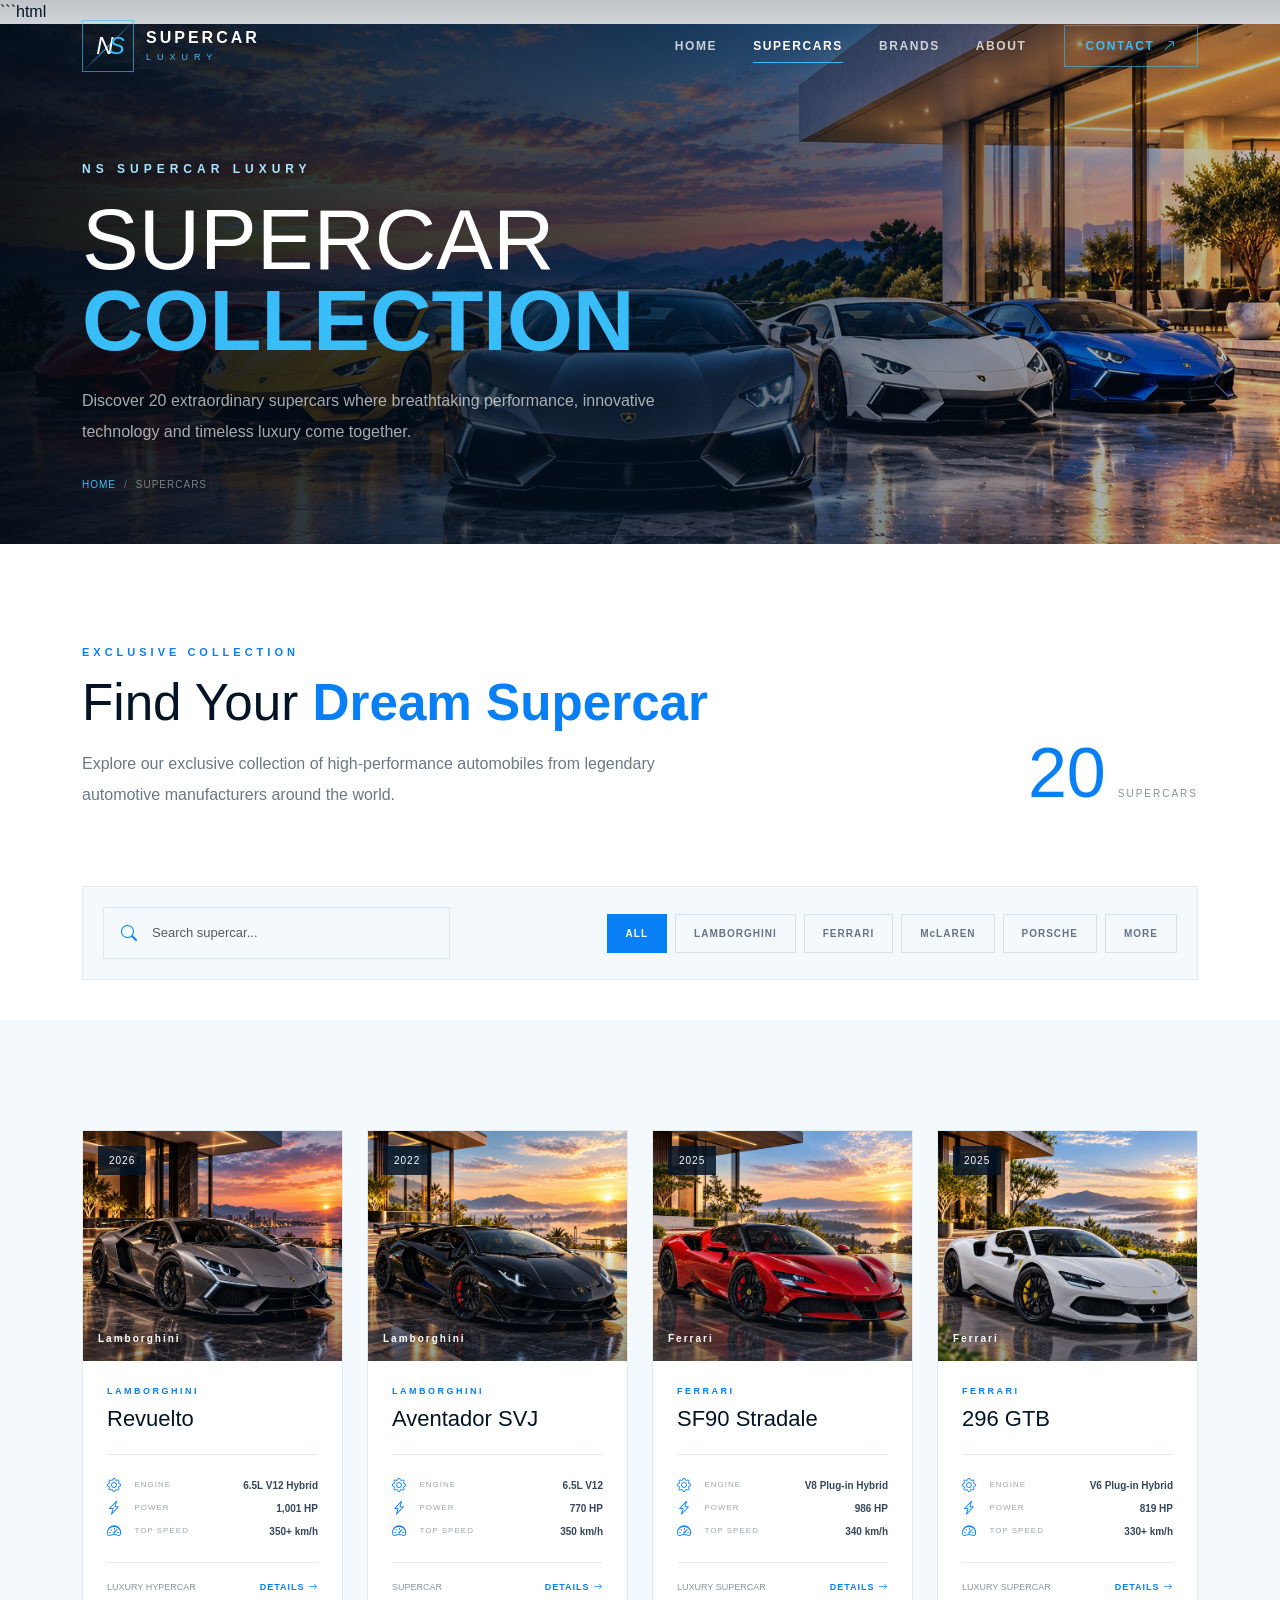
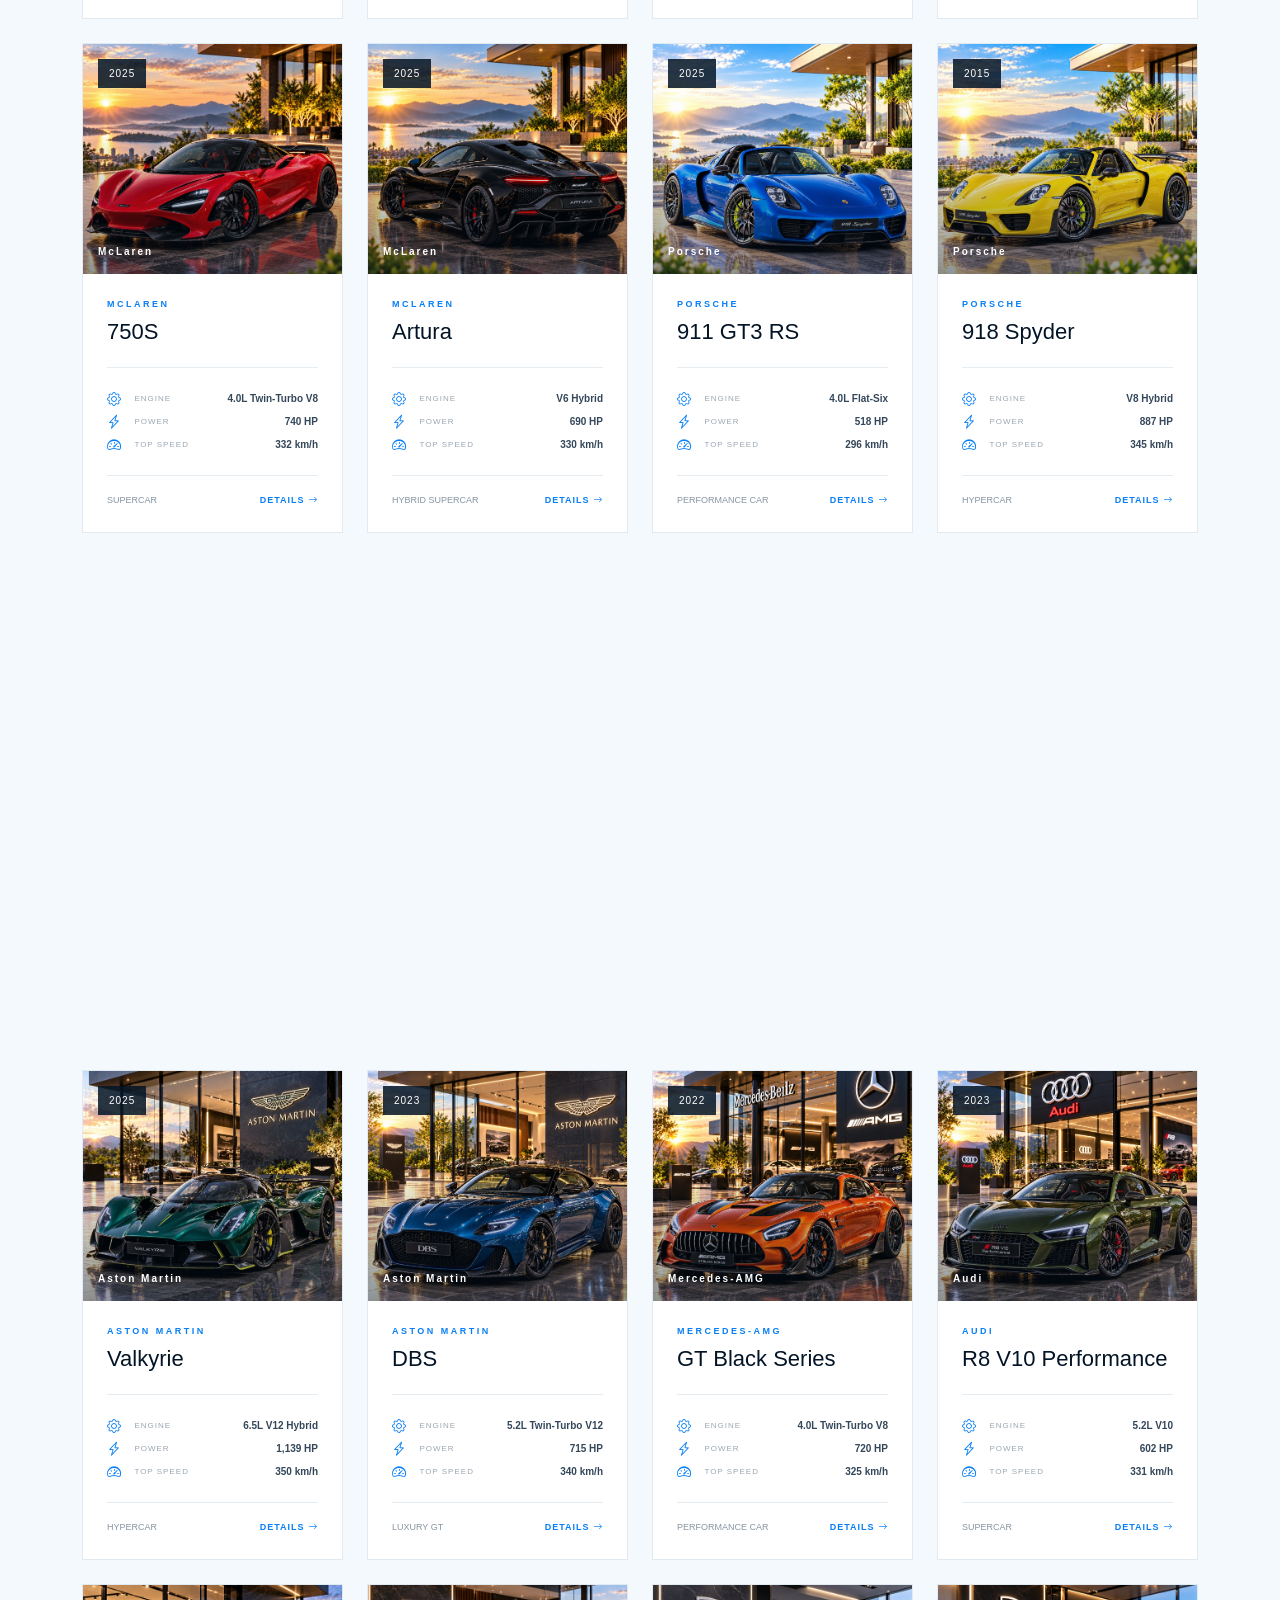
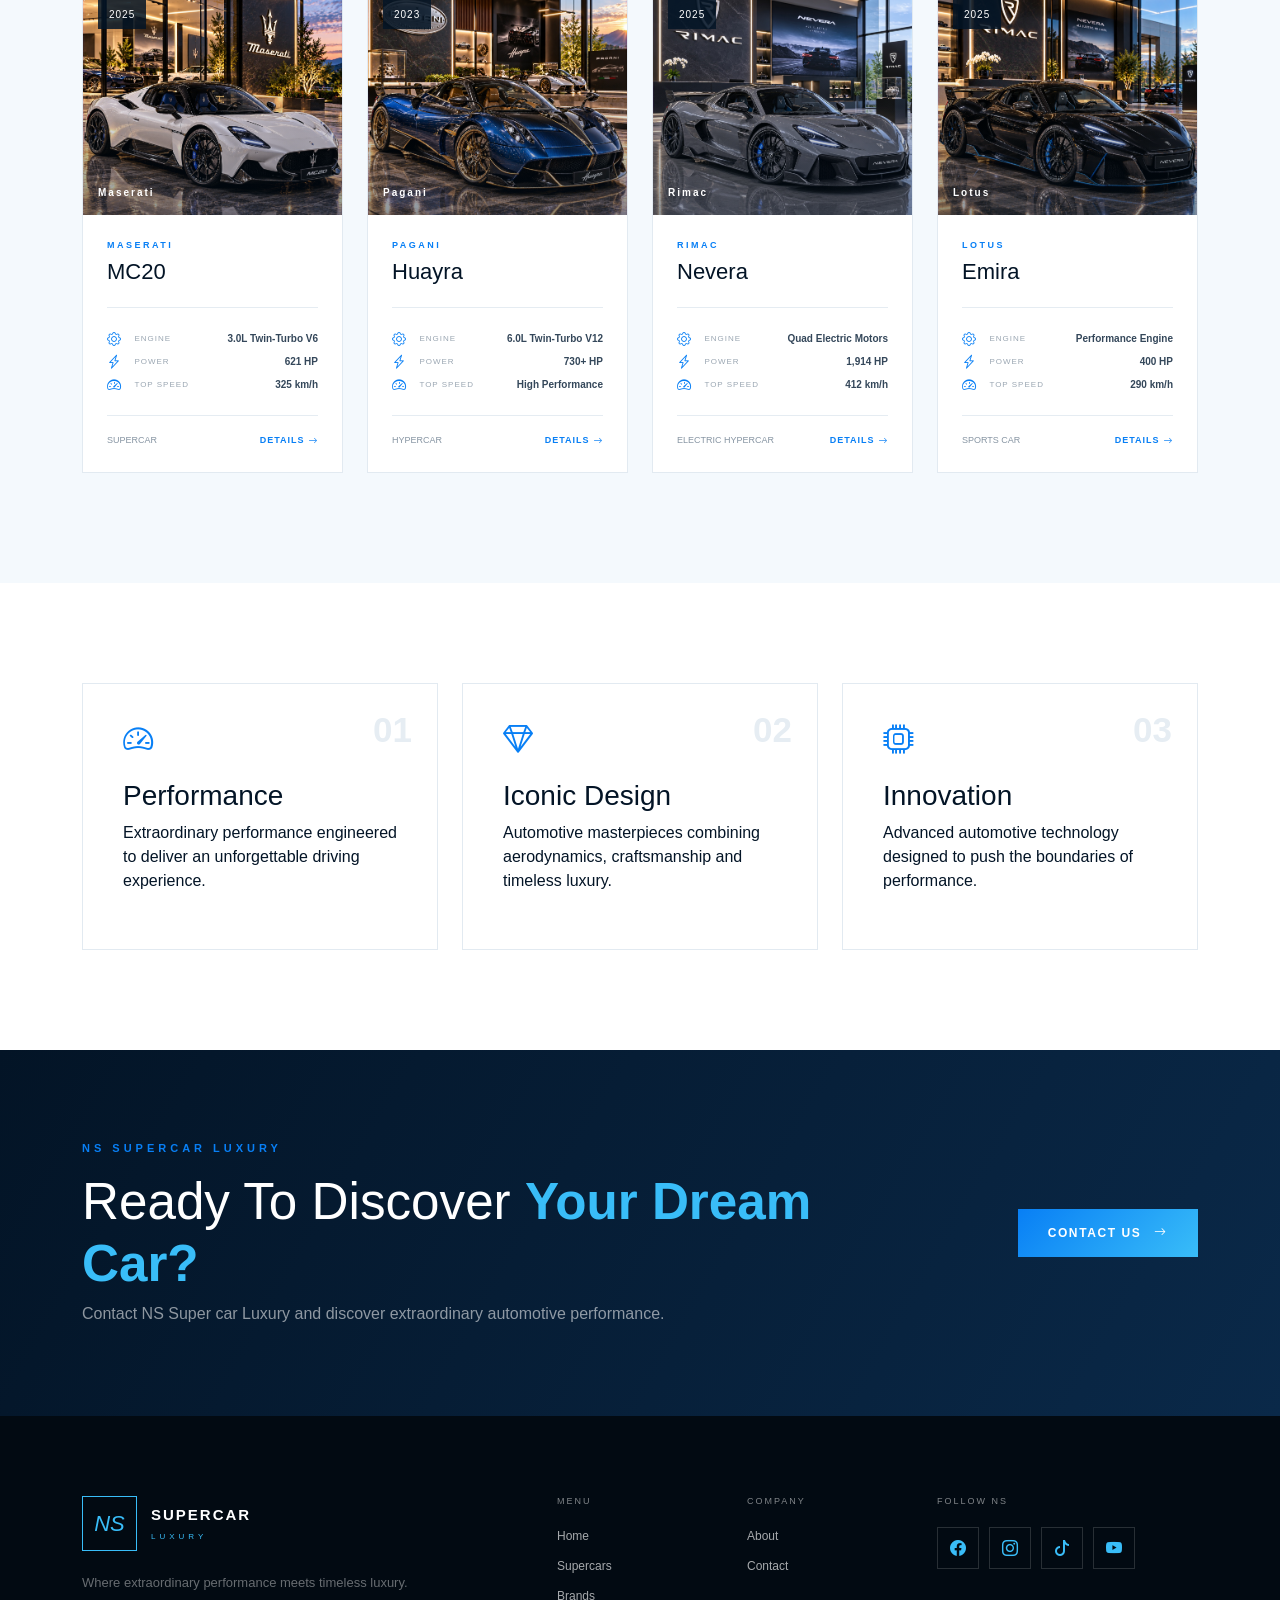
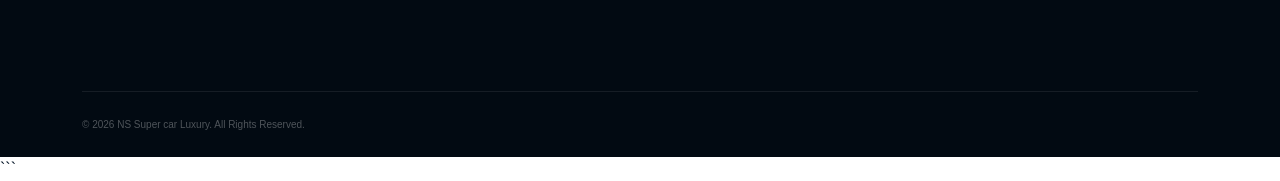
<file: cars.html>
```html
<!DOCTYPE html>
<html lang="th">

<head>

    <meta charset="UTF-8">

    <meta name="viewport"
          content="width=device-width, initial-scale=1.0">

    <meta name="description"
          content="Explore 20 luxury supercars at NS Super car Luxury">

    <title>Supercars | NS Super car Luxury</title>


    <!-- =========================================
         BOOTSTRAP 5 CSS
    ========================================== -->

    <link href="https://cdn.jsdelivr.net/npm/bootstrap@5.3.8/dist/css/bootstrap.min.css"
          rel="stylesheet">


    <!-- =========================================
         BOOTSTRAP ICONS
    ========================================== -->

    <link rel="stylesheet"
          href="https://cdn.jsdelivr.net/npm/bootstrap-icons@1.13.1/font/bootstrap-icons.min.css">


    <!-- =========================================
         CUSTOM CSS
    ========================================== -->

    <link rel="stylesheet"
          href="css/style.css">

</head>


<body>


<!-- =====================================================
     NAVBAR
     เรียก Menu จาก js/menu.js
====================================================== -->

<div id="menu"></div>



<!-- =====================================================
     PAGE HERO
====================================================== -->

<section class="page-hero cars-hero">

    <div class="page-hero-overlay"></div>


    <div class="container">

        <div class="row align-items-center">

            <div class="col-lg-8">


                <p class="hero-subtitle">

                    NS SUPERCAR LUXURY

                </p>


                <h1 class="page-title">

                    SUPERCAR

                    <span>
                        COLLECTION
                    </span>

                </h1>


                <p class="page-description">

                    Discover 20 extraordinary supercars
                    where breathtaking performance,
                    innovative technology and timeless
                    luxury come together.

                </p>


                <!-- Breadcrumb -->

                <nav aria-label="breadcrumb">

                    <ol class="breadcrumb">

                        <li class="breadcrumb-item">

                            <a href="index.html">
                                HOME
                            </a>

                        </li>


                        <li class="breadcrumb-item active">

                            SUPERCARS

                        </li>

                    </ol>

                </nav>


            </div>

        </div>

    </div>

</section>



<!-- =====================================================
     COLLECTION INTRODUCTION
====================================================== -->

<section class="cars-intro-section">

    <div class="container">


        <div class="row align-items-end">


            <div class="col-lg-7">


                <p class="section-label">

                    EXCLUSIVE COLLECTION

                </p>


                <h2 class="section-title">

                    Find Your

                    <span>
                        Dream Supercar
                    </span>

                </h2>


                <p class="section-description">

                    Explore our exclusive collection of
                    high-performance automobiles from
                    legendary automotive manufacturers
                    around the world.

                </p>


            </div>


            <!-- Number of cars -->

            <div class="col-lg-5 text-lg-end">


                <div class="collection-number">

                    <span id="carCount">
                        20
                    </span>

                    <small>
                        SUPERCARS
                    </small>

                </div>


            </div>


        </div>

    </div>

</section>



<!-- =====================================================
     FILTER + SEARCH
====================================================== -->

<section class="car-control-section">

    <div class="container">


        <div class="car-control-wrapper">


            <div class="row align-items-center g-3">


                <!-- =====================================
                     SEARCH
                ====================================== -->

                <div class="col-lg-4">


                    <div class="car-search">


                        <i class="bi bi-search"></i>


                        <input type="text"
                               id="carSearch"
                               class="form-control"
                               placeholder="Search supercar...">


                    </div>


                </div>



                <!-- =====================================
                     BRAND FILTER
                ====================================== -->

                <div class="col-lg-8">


                    <div class="car-filter">


                        <button class="filter-btn active"
                                data-filter="all">

                            ALL

                        </button>


                        <button class="filter-btn"
                                data-filter="lamborghini">

                            LAMBORGHINI

                        </button>


                        <button class="filter-btn"
                                data-filter="ferrari">

                            FERRARI

                        </button>


                        <button class="filter-btn"
                                data-filter="mclaren">

                            McLAREN

                        </button>


                        <button class="filter-btn"
                                data-filter="porsche">

                            PORSCHE

                        </button>


                        <button class="filter-btn"
                                data-filter="other">

                            MORE

                        </button>


                    </div>


                </div>


            </div>


        </div>

    </div>

</section>



<!-- =====================================================
     SUPERCAR COLLECTION
====================================================== -->

<section class="all-cars-section">

    <div class="container">


        <!-- =============================================
             CAR GRID

             JavaScript จะสร้างรถ 20 คันตรงนี้

             XL      = 4 คัน / แถว
             LG      = 3 คัน / แถว
             MD      = 2 คัน / แถว
             Mobile  = 1 คัน / แถว
        ============================================== -->


        <div class="row g-4"
             id="allCarsContainer">

        </div>



        <!-- =============================================
             NO RESULT
        ============================================== -->

        <div id="noCarResult"
             class="no-result text-center">


            <i class="bi bi-search"></i>


            <h3>

                No Supercar Found

            </h3>


            <p>

                Try searching for another
                model or brand.

            </p>


            <button id="resetFilter"
                    class="btn btn-luxury">

                VIEW ALL SUPERCARS

            </button>


        </div>


    </div>

</section>



<!-- =====================================================
     FEATURE SECTION
====================================================== -->

<section class="cars-feature-section">

    <div class="container">


        <div class="row g-4">


            <!-- =====================================
                 PERFORMANCE
            ====================================== -->

            <div class="col-lg-4 col-md-6">


                <div class="cars-feature-card">


                    <div class="feature-number">

                        01

                    </div>


                    <div class="feature-icon">

                        <i class="bi bi-speedometer2"></i>

                    </div>


                    <h3>

                        Performance

                    </h3>


                    <p>

                        Extraordinary performance
                        engineered to deliver an
                        unforgettable driving experience.

                    </p>


                </div>


            </div>



            <!-- =====================================
                 DESIGN
            ====================================== -->

            <div class="col-lg-4 col-md-6">


                <div class="cars-feature-card">


                    <div class="feature-number">

                        02

                    </div>


                    <div class="feature-icon">

                        <i class="bi bi-gem"></i>

                    </div>


                    <h3>

                        Iconic Design

                    </h3>


                    <p>

                        Automotive masterpieces
                        combining aerodynamics,
                        craftsmanship and timeless
                        luxury.

                    </p>


                </div>


            </div>



            <!-- =====================================
                 TECHNOLOGY
            ====================================== -->

            <div class="col-lg-4 col-md-12">


                <div class="cars-feature-card">


                    <div class="feature-number">

                        03

                    </div>


                    <div class="feature-icon">

                        <i class="bi bi-cpu"></i>

                    </div>


                    <h3>

                        Innovation

                    </h3>


                    <p>

                        Advanced automotive technology
                        designed to push the boundaries
                        of performance.

                    </p>


                </div>


            </div>


        </div>


    </div>

</section>



<!-- =====================================================
     CTA SECTION
====================================================== -->

<section class="cta-section">


    <div class="container">


        <div class="row align-items-center">


            <div class="col-lg-8">


                <p class="section-label">

                    NS SUPERCAR LUXURY

                </p>


                <h2>

                    Ready To Discover

                    <span>
                        Your Dream Car?
                    </span>

                </h2>


                <p>

                    Contact NS Super car Luxury
                    and discover extraordinary
                    automotive performance.

                </p>


            </div>



            <div class="col-lg-4
                        text-lg-end
                        mt-4 mt-lg-0">


                <a href="contact.html"
                   class="btn btn-luxury">


                    CONTACT US


                    <i class="bi bi-arrow-right ms-2"></i>


                </a>


            </div>


        </div>


    </div>

</section>



<!-- =====================================================
     FOOTER
====================================================== -->

<footer class="footer">


    <div class="container">


        <div class="row">


            <!-- BRAND -->

            <div class="col-lg-5 mb-4">


                <div class="footer-brand">


                    <div class="footer-ns">

                        NS

                    </div>


                    <div>

                        <strong>
                            SUPERCAR
                        </strong>

                        <span>
                            LUXURY
                        </span>

                    </div>


                </div>


                <p class="footer-description">

                    Where extraordinary performance
                    meets timeless luxury.

                </p>


            </div>



            <!-- MENU -->

            <div class="col-lg-2 col-md-4 mb-4">


                <h5>
                    MENU
                </h5>


                <a href="index.html">
                    Home
                </a>


                <a href="cars.html">
                    Supercars
                </a>


                <a href="brands.html">
                    Brands
                </a>


            </div>



            <!-- COMPANY -->

            <div class="col-lg-2 col-md-4 mb-4">


                <h5>
                    COMPANY
                </h5>


                <a href="about.html">
                    About
                </a>


                <a href="contact.html">
                    Contact
                </a>


            </div>



            <!-- SOCIAL -->

            <div class="col-lg-3 col-md-4">


                <h5>

                    FOLLOW NS

                </h5>


                <div class="social-icons">


                    <a href="#">
                        <i class="bi bi-facebook"></i>
                    </a>


                    <a href="#">
                        <i class="bi bi-instagram"></i>
                    </a>


                    <a href="#">
                        <i class="bi bi-tiktok"></i>
                    </a>


                    <a href="#">
                        <i class="bi bi-youtube"></i>
                    </a>


                </div>


            </div>


        </div>



        <div class="footer-bottom">


            <p>

                © 2026 NS Super car Luxury.
                All Rights Reserved.

            </p>


        </div>


    </div>

</footer>



<!-- =====================================================
     BOOTSTRAP JAVASCRIPT
====================================================== -->

<script src="https://cdn.jsdelivr.net/npm/bootstrap@5.3.8/dist/js/bootstrap.bundle.min.js"></script>



<!-- =====================================================
     MENU JAVASCRIPT
====================================================== -->

<script src="js/menu.js"></script>



<!-- =====================================================
     MAIN JAVASCRIPT
     รถ 20 คัน + Search + Filter
====================================================== -->

<script src="js/main.js"></script>


</body>

</html>
```
</file>
<file: css/style.css>
/* ==========================================================
   NS SUPERCAR LUXURY
   MAIN STYLE
========================================================== */


/* ==========================================================
   01. ROOT COLORS
========================================================== */

:root {

    --navy: #031426;
    --navy-2: #061d36;
    --navy-3: #0a2949;

    --blue: #087ff5;
    --blue-dark: #0565c5;

    --sky: #39bdf8;
    --sky-light: #a9e4ff;

    --white: #ffffff;

    --light: #f4f9fd;
    --light-blue: #eaf7ff;

    --gray: #8c9aaa;
    --gray-light: #d7e1ea;

    --dark: #020a12;

    --border: rgba(255, 255, 255, 0.12);

    --shadow:
        0 20px 60px rgba(0, 20, 50, 0.15);

    --transition:
        all 0.35s ease;
}


/* ==========================================================
   02. RESET
========================================================== */

* {

    margin: 0;
    padding: 0;

    box-sizing: border-box;

}


html {

    scroll-behavior: smooth;

}


body {

    font-family:
        "Segoe UI",
        Arial,
        sans-serif;

    background: var(--white);

    color: var(--navy);

    overflow-x: hidden;

}


img {

    max-width: 100%;

}


a {

    text-decoration: none;

    transition: var(--transition);

}


button {

    transition: var(--transition);

}


/* ==========================================================
   03. SELECTION
========================================================== */

::selection {

    background: var(--sky);
    color: var(--navy);

}


/* ==========================================================
   04. SCROLLBAR
========================================================== */

::-webkit-scrollbar {

    width: 8px;

}


::-webkit-scrollbar-track {

    background: var(--navy);

}


::-webkit-scrollbar-thumb {

    background: var(--blue);

    border-radius: 20px;

}


::-webkit-scrollbar-thumb:hover {

    background: var(--sky);

}


/* ==========================================================
   05. NAVBAR
========================================================== */

#mainNavbar {

    padding: 20px 0;

    background: transparent;

    transition: var(--transition);

    z-index: 1000;

}


#mainNavbar.navbar-scrolled {

    padding: 11px 0;

    background:
        rgba(3, 20, 38, 0.96);

    backdrop-filter: blur(20px);

    box-shadow:
        0 10px 40px rgba(0, 0, 0, 0.18);

}


/* ==========================================================
   LOGO
========================================================== */

.navbar-brand {

    padding: 0;

}


.nav-logo {

    display: flex;

    align-items: center;

    gap: 12px;

}


.logo-symbol {

    position: relative;

    width: 52px;
    height: 52px;

    display: flex;

    justify-content: center;
    align-items: center;

    border:
        1px solid rgba(57, 189, 248, 0.65);

    overflow: hidden;

}


.logo-symbol::before {

    content: "";

    position: absolute;

    width: 70px;
    height: 1px;

    background:
        linear-gradient(
            90deg,
            transparent,
            var(--sky),
            transparent
        );

    transform: rotate(-45deg);

}


.logo-n,
.logo-s {

    position: relative;

    color: var(--white);

    font-size: 24px;

    font-weight: 300;

    font-style: italic;

    letter-spacing: -5px;

    z-index: 2;

}


.logo-s {

    color: var(--sky);

}


.logo-text {

    display: flex;

    flex-direction: column;

    line-height: 1;

}


.logo-text strong {

    color: var(--white);

    font-size: 16px;

    font-weight: 600;

    letter-spacing: 3px;

}


.logo-text span {

    color: var(--sky);

    font-size: 9px;

    letter-spacing: 6px;

    margin-top: 7px;

}


/* ==========================================================
   NAVIGATION LINKS
========================================================== */

.navbar-nav {

    gap: 8px;

}


.navbar .nav-link {

    position: relative;

    color:
        rgba(255, 255, 255, 0.76) !important;

    font-size: 12px;

    font-weight: 600;

    letter-spacing: 1.6px;

    padding:
        10px 14px !important;

}


.navbar .nav-link::after {

    content: "";

    position: absolute;

    left: 14px;
    right: 14px;

    bottom: 2px;

    height: 1px;

    background: var(--sky);

    transform: scaleX(0);

    transform-origin: center;

    transition: var(--transition);

}


.navbar .nav-link:hover,
.navbar .nav-link.active {

    color: var(--white) !important;

}


.navbar .nav-link:hover::after,
.navbar .nav-link.active::after {

    transform: scaleX(1);

}


/* CONTACT BUTTON */

.navbar .nav-contact {

    border:
        1px solid rgba(57, 189, 248, 0.6);

    padding:
        11px 20px !important;

    color: var(--sky) !important;

}


.navbar .nav-contact::after {

    display: none;

}


.navbar .nav-contact:hover {

    background: var(--sky);

    color: var(--navy) !important;

}


/* MOBILE BUTTON */

.navbar-toggler {

    border:
        1px solid rgba(57, 189, 248, 0.5);

    border-radius: 0;

}


.navbar-toggler:focus {

    box-shadow: none;

}


/* ==========================================================
   06. BUTTONS
========================================================== */

.btn {

    border-radius: 0;

    padding:
        15px 30px;

    font-size: 12px;

    font-weight: 700;

    letter-spacing: 1.6px;

}


.btn-luxury {

    position: relative;

    color: var(--white);

    background:
        linear-gradient(
            135deg,
            var(--blue),
            var(--sky)
        );

    border: none;

    overflow: hidden;

}


.btn-luxury::before {

    content: "";

    position: absolute;

    top: 0;
    left: -120%;

    width: 70%;
    height: 100%;

    background:
        linear-gradient(
            90deg,
            transparent,
            rgba(255,255,255,.35),
            transparent
        );

    transform: skewX(-20deg);

    transition: 0.6s;

}


.btn-luxury:hover::before {

    left: 150%;

}


.btn-luxury:hover {

    color: var(--white);

    transform: translateY(-2px);

    box-shadow:
        0 12px 30px
        rgba(8, 127, 245, 0.3);

}


.btn-outline-luxury {

    color: var(--white);

    border:
        1px solid rgba(255,255,255,.45);

    margin-left: 10px;

}


.btn-outline-luxury:hover {

    color: var(--navy);

    background: var(--white);

    border-color: var(--white);

}


/* ==========================================================
   07. HOME HERO
========================================================== */

.hero-section {

    position: relative;

    min-height: 100vh;

    background:

        linear-gradient(
            90deg,
            rgba(2,10,18,.96) 0%,
            rgba(3,20,38,.82) 40%,
            rgba(3,20,38,.25) 75%,
            rgba(3,20,38,.2) 100%
        ),

        url("../images/hero.jpg")
        center center / cover
        no-repeat;

    color: var(--white);

}


.hero-overlay {

    position: absolute;

    inset: 0;

    background:
        linear-gradient(
            0deg,
            rgba(3,20,38,.7),
            transparent 45%
        );

}


.hero-content {

    position: relative;

    z-index: 2;

    padding-top: 90px;

}


.hero-subtitle {

    color: var(--sky);

    font-size: 12px;

    font-weight: 700;

    letter-spacing: 5px;

    margin-bottom: 22px;

}


.hero-title {

    color: var(--white);

    font-size:
        clamp(50px, 7vw, 100px);

    font-weight: 200;

    line-height: .92;

    letter-spacing: -3px;

    margin-bottom: 30px;

}


.hero-title span {

    display: block;

    color: var(--sky);

    font-weight: 700;

}


.hero-description {

    font-size: 21px;

    font-weight: 300;

    letter-spacing: 2px;

    margin-bottom: 15px;

}


.hero-text {

    max-width: 580px;

    color:
        rgba(255,255,255,.68);

    font-size: 15px;

    line-height: 1.9;

    margin-bottom: 35px;

}


/* ==========================================================
   08. COMMON TITLES
========================================================== */

.section-label {

    color: var(--blue);

    font-size: 11px;

    font-weight: 700;

    letter-spacing: 4px;

    margin-bottom: 15px;

}


.section-title {

    color: var(--navy);

    font-size:
        clamp(34px, 4vw, 58px);

    font-weight: 300;

    line-height: 1.05;

    margin-bottom: 20px;

}


.section-title span {

    color: var(--blue);

    font-weight: 700;

}


.section-description {

    color: #697888;

    line-height: 1.9;

    max-width: 650px;

}


.section-header {

    margin-bottom: 55px;

}


/* ==========================================================
   09. HOME INTRO
========================================================== */

.intro-section {

    padding: 100px 0;

    background: var(--white);

}


.intro-description {

    color: #657687;

    font-size: 16px;

    line-height: 2;

    padding-left: 35px;

    border-left:
        1px solid var(--gray-light);

}


/* ==========================================================
   10. SUPERCAR SECTION
========================================================== */

.supercar-section,
.all-cars-section {

    padding: 110px 0;

    background: var(--light);

}


/* ==========================================================
   FILTER BUTTONS
========================================================== */

.car-filter {

    display: flex;

    justify-content: center;

    flex-wrap: wrap;

    gap: 8px;

    margin-bottom: 45px;

}


.filter-btn {

    background: transparent;

    color: #647485;

    border:
        1px solid #d6e0e9;

    padding:
        11px 18px;

    font-size: 10px;

    font-weight: 700;

    letter-spacing: 1px;

}


.filter-btn:hover,
.filter-btn.active {

    color: var(--white);

    background: var(--blue);

    border-color: var(--blue);

}


/* ==========================================================
   11. CAR CARD
========================================================== */

.car-card {

    height: 100%;

    background: var(--white);

    border:
        1px solid #e2eaf1;

    transition: var(--transition);

    overflow: hidden;

}


.car-card:hover {

    transform: translateY(-8px);

    border-color:
        rgba(8,127,245,.3);

    box-shadow: var(--shadow);

}


.car-image {

    position: relative;

    height: 230px;

    overflow: hidden;

    background: var(--navy);

}


.car-image img {

    width: 100%;
    height: 100%;

    object-fit: cover;

    transition:
        transform .7s ease;

}


.car-card:hover
.car-image img {

    transform: scale(1.08);

}


.car-image::after {

    content: "";

    position: absolute;

    inset: 0;

    background:
        linear-gradient(
            0deg,
            rgba(3,20,38,.45),
            transparent 60%
        );

    pointer-events: none;

}


.car-year {

    position: absolute;

    top: 15px;
    left: 15px;

    z-index: 3;

    padding:
        7px 11px;

    background:
        rgba(3,20,38,.85);

    color: var(--white);

    font-size: 10px;

    letter-spacing: 1px;

}


.car-brand-badge {

    position: absolute;

    left: 15px;
    bottom: 15px;

    z-index: 3;

    color: var(--white);

    font-size: 10px;

    font-weight: 700;

    letter-spacing: 2px;

}


.car-overlay {

    position: absolute;

    inset: 0;

    z-index: 4;

    display: flex;

    justify-content: center;
    align-items: center;

    background:
        rgba(3,20,38,.35);

    opacity: 0;

    transition: var(--transition);

}


.car-card:hover
.car-overlay {

    opacity: 1;

}


.car-view-btn {

    width: 55px;
    height: 55px;

    display: flex;

    justify-content: center;
    align-items: center;

    color: var(--navy);

    background: var(--sky);

    border: none;

    font-size: 20px;

    transform: translateY(15px);

    transition: var(--transition);

}


.car-card:hover
.car-view-btn {

    transform: translateY(0);

}


.car-content {

    padding: 24px;

}


.car-brand {

    color: var(--blue);

    font-size: 9px;

    font-weight: 700;

    letter-spacing: 2.5px;

    text-transform: uppercase;

    margin-bottom: 7px;

}


.car-content h3 {

    color: var(--navy);

    font-size: 22px;

    font-weight: 500;

    margin-bottom: 22px;

}


.car-specs {

    border-top:
        1px solid #e5ecf2;

    border-bottom:
        1px solid #e5ecf2;

    padding:
        15px 0;

}


.car-spec-item {

    display: flex;

    align-items: center;

    gap: 10px;

    margin:
        8px 0;

}


.car-spec-item i {

    width: 20px;

    color: var(--blue);

    font-size: 14px;

}


.car-spec-item div {

    display: flex;

    justify-content: space-between;

    align-items: center;

    width: 100%;

}


.car-spec-item span {

    color: #9aa6b2;

    font-size: 8px;

    letter-spacing: 1px;

}


.car-spec-item strong {

    color: #34475a;

    font-size: 10px;

    font-weight: 600;

}


.car-card-bottom {

    display: flex;

    justify-content: space-between;

    align-items: center;

    padding-top: 18px;

}


.car-category {

    color: #8795a3;

    font-size: 9px;

    text-transform: uppercase;

}


.car-details-btn {

    color: var(--blue);

    background: none;

    border: none;

    font-size: 9px;

    font-weight: 700;

    letter-spacing: 1px;

}


.car-details-btn:hover {

    color: var(--sky);

}


/* ==========================================================
   12. VIEW ALL
========================================================== */

.view-all-area {

    margin-top: 55px;

}


/* ==========================================================
   13. HOME BRAND SECTION
========================================================== */

.brand-section {

    padding: 80px 0;

    background: var(--white);

}


.brand-item {

    color: #758495;

    font-size: 11px;

    font-weight: 700;

    letter-spacing: 1px;

    padding:
        35px 10px;

    transition: var(--transition);

}


.brand-item:hover {

    color: var(--blue);

    transform: translateY(-4px);

}


/* ==========================================================
   14. EXPERIENCE
========================================================== */

.experience-section {

    padding: 110px 0;

    background:

        radial-gradient(
            circle at 80% 20%,
            rgba(8,127,245,.18),
            transparent 35%
        ),

        var(--navy);

}


.experience-card {

    height: 100%;

    padding: 40px;

    color: var(--white);

    border:
        1px solid rgba(255,255,255,.1);

    background:
        rgba(255,255,255,.025);

    transition: var(--transition);

}


.experience-card:hover {

    border-color:
        rgba(57,189,248,.55);

    transform: translateY(-7px);

}


.experience-icon {

    color: var(--sky);

    font-size: 32px;

    margin-bottom: 25px;

}


.experience-card h3 {

    font-size: 20px;

    margin-bottom: 15px;

}


.experience-card p {

    color:
        rgba(255,255,255,.55);

    line-height: 1.8;

    margin: 0;

}


/* ==========================================================
   15. PAGE HERO
========================================================== */

.page-hero {

    position: relative;

    min-height: 520px;

    display: flex;

    align-items: center;

    color: var(--white);

    padding-top: 100px;

    background-color: var(--navy);

}


.page-hero .container {

    position: relative;

    z-index: 2;

}


.page-hero-overlay {

    position: absolute;

    inset: 0;

    background:
        linear-gradient(
            90deg,
            rgba(2,10,18,.94),
            rgba(3,20,38,.7),
            rgba(3,20,38,.2)
        );

}


/* CARS HERO */

.cars-hero {

    background:

        url("../images/cars-hero.jpg")
        center / cover
        no-repeat;

}


/* BRANDS HERO */

.brands-hero {

    background:

        url("../images/brands-hero.jpg")
        center / cover
        no-repeat;

}


/* ABOUT HERO */

.about-hero {

    background:

        url("../images/about-hero.jpg")
        center / cover
        no-repeat;

}


/* CONTACT HERO */

.contact-hero {

    background:

        url("../images/contact-hero.jpg")
        center / cover
        no-repeat;

}


.page-title {

    color: var(--white);

    font-size:
        clamp(48px, 7vw, 85px);

    font-weight: 200;

    line-height: .95;

    margin-bottom: 25px;

}


.page-title span {

    color: var(--sky);

    font-weight: 700;

}


.page-description {

    max-width: 650px;

    color:
        rgba(255,255,255,.65);

    line-height: 1.9;

}


.breadcrumb {

    margin-top: 30px;

}


.breadcrumb-item,
.breadcrumb-item.active {

    color:
        rgba(255,255,255,.45);

    font-size: 10px;

    letter-spacing: 1px;

}


.breadcrumb-item a {

    color: var(--sky);

}


.breadcrumb-item + .breadcrumb-item::before {

    color:
        rgba(255,255,255,.35);

}


/* ==========================================================
   16. CARS PAGE
========================================================== */

.cars-intro-section,
.brands-intro-section,
.contact-intro-section {

    padding:
        100px 0 60px;

}


.collection-number {

    display: inline-flex;

    align-items: baseline;

    gap: 12px;

}


.collection-number span {

    color: var(--blue);

    font-size: 70px;

    font-weight: 200;

}


.collection-number small {

    color: #8492a0;

    font-size: 10px;

    letter-spacing: 2px;

}


.car-control-section {

    padding-bottom: 40px;

}


.car-control-wrapper {

    padding: 20px;

    background: var(--light);

    border:
        1px solid #e1eaf1;

}


.car-control-wrapper
.car-filter {

    justify-content: flex-end;

    margin-bottom: 0;

}


.car-search {

    position: relative;

}


.car-search i {

    position: absolute;

    top: 50%;
    left: 18px;

    transform: translateY(-50%);

    color: var(--blue);

}


.car-search .form-control {

    padding-left: 48px;

}


.no-result {

    display: none;

    padding: 80px 20px;

}


.no-result i {

    color: var(--blue);

    font-size: 40px;

}


.no-result h3 {

    margin-top: 20px;

}


.cars-feature-section {

    padding: 100px 0;

    background: var(--white);

}


.cars-feature-card {

    position: relative;

    height: 100%;

    padding: 40px;

    border:
        1px solid #e2eaf1;

}


.feature-number {

    position: absolute;

    top: 20px;
    right: 25px;

    color: #e6edf3;

    font-size: 35px;

    font-weight: 700;

}


.feature-icon {

    color: var(--blue);

    font-size: 30px;

    margin-bottom: 25px;

}


/* ==========================================================
   17. BRANDS PAGE
========================================================== */

.brand-collection-section {

    padding:
        40px 0 110px;

    background: var(--light);

}


.brand-card {

    height: 100%;

    background: var(--white);

    border:
        1px solid #e1e9f0;

    transition: var(--transition);

}


.brand-card:hover {

    transform: translateY(-7px);

    box-shadow: var(--shadow);

}


.brand-image {

    position: relative;

    height: 260px;

    overflow: hidden;

}


.brand-image img {

    width: 100%;
    height: 100%;

    object-fit: cover;

    transition:
        transform .7s ease;

}


.brand-card:hover
.brand-image img {

    transform: scale(1.07);

}


.brand-image-overlay {

    position: absolute;

    inset: 0;

    background:
        linear-gradient(
            0deg,
            rgba(3,20,38,.65),
            transparent 60%
        );

}


.brand-number {

    position: absolute;

    top: 18px;
    right: 20px;

    z-index: 2;

    color: var(--white);

    font-size: 13px;

    letter-spacing: 2px;

}


.brand-content {

    padding: 30px;

}


.brand-country {

    color: var(--blue);

    font-size: 8px;

    font-weight: 700;

    letter-spacing: 1.5px;

}


.brand-content h3 {

    font-size: 25px;

    font-weight: 500;

    margin-bottom: 15px;

}


.brand-content > p:not(.brand-country) {

    color: #738292;

    line-height: 1.8;

}


.brand-models {

    display: flex;

    flex-wrap: wrap;

    gap: 6px;

    margin:
        20px 0;

}


.brand-models span {

    padding:
        7px 10px;

    background: var(--light-blue);

    color: var(--blue);

    font-size: 9px;

}


.brand-link {

    color: var(--blue);

    font-size: 10px;

    font-weight: 700;

    letter-spacing: 1px;

}


.brand-link i {

    margin-left: 6px;

    transition: var(--transition);

}


.brand-link:hover i {

    margin-left: 12px;

}


.brand-stats-section,
.about-stats-section {

    padding: 80px 0;

    background: var(--navy);

}


.stat-item {

    border-right:
        1px solid rgba(255,255,255,.1);

}


.stat-item h3 {

    color: var(--sky);

    font-size: 48px;

    font-weight: 200;

}


.stat-item p {

    color:
        rgba(255,255,255,.5);

    font-size: 9px;

    letter-spacing: 2px;

}


/* ==========================================================
   18. ABOUT PAGE
========================================================== */

.about-intro-section {

    padding: 110px 0;

}


.about-image-wrapper {

    position: relative;

    padding:
        0 25px 25px 0;

}


.about-image-wrapper img {

    position: relative;

    z-index: 2;

    width: 100%;

    min-height: 500px;

    object-fit: cover;

}


.about-image-border {

    position: absolute;

    right: 0;
    bottom: 0;

    width: 75%;
    height: 75%;

    border:
        1px solid var(--sky);

}


.about-badge {

    position: absolute;

    right: -5px;
    bottom: 55px;

    z-index: 3;

    width: 130px;
    height: 130px;

    display: flex;

    flex-direction: column;

    justify-content: center;
    align-items: center;

    background: var(--navy);

    color: var(--white);

}


.about-badge strong {

    color: var(--sky);

    font-size: 40px;

    font-weight: 300;

}


.about-badge span {

    font-size: 7px;

    letter-spacing: 1px;

}


.about-content {

    padding-left: 35px;

}


.about-content p {

    color: #718192;

    line-height: 1.9;

}


.about-content
.about-lead {

    color: #3d5063;

    font-size: 18px;

}


.philosophy-section {

    padding: 100px 0;

    background: var(--light);

}


.philosophy-text {

    color: #708090;

    font-size: 18px;

    line-height: 2;

}


.values-section {

    padding: 110px 0;

}


.value-card {

    position: relative;

    height: 100%;

    padding: 35px;

    border:
        1px solid #e0e9f0;

    transition: var(--transition);

}


.value-card:hover {

    transform: translateY(-7px);

    border-color: var(--sky);

}


.value-number {

    position: absolute;

    right: 20px;
    top: 15px;

    color: #edf2f6;

    font-size: 35px;

    font-weight: 700;

}


.value-icon {

    color: var(--blue);

    font-size: 30px;

    margin-bottom: 25px;

}


.value-card p {

    color: #788795;

    line-height: 1.8;

}


.about-showcase-section {

    position: relative;

    padding: 150px 0;

    color: var(--white);

    background:

        url("../images/about/showcase.jpg")
        center / cover
        no-repeat;

}


.showcase-overlay {

    position: absolute;

    inset: 0;

    background:
        linear-gradient(
            90deg,
            rgba(3,20,38,.95),
            rgba(3,20,38,.6),
            rgba(3,20,38,.15)
        );

}


.about-showcase-section
.container {

    position: relative;

    z-index: 2;

}


.about-showcase-section h2 {

    font-size:
        clamp(38px, 5vw, 65px);

    font-weight: 300;

}


.about-showcase-section h2 span {

    color: var(--sky);

    font-weight: 700;

}


.about-showcase-section p:not(.section-label) {

    color:
        rgba(255,255,255,.65);

    line-height: 1.9;

    margin:
        25px 0 35px;

}


.about-brand-section {

    padding: 100px 0;

}


.about-brand-item {

    padding: 25px 10px;

    border:
        1px solid #e2e9ef;

    color: #66788a;

    font-size: 10px;

    font-weight: 700;

    letter-spacing: 1px;

    transition: var(--transition);

}


.about-brand-item:hover {

    color: var(--blue);

    border-color: var(--blue);

}


/* ==========================================================
   19. CONTACT PAGE
========================================================== */

.contact-main-section {

    padding:
        30px 0 110px;

}


.contact-info-wrapper {

    height: 100%;

    padding: 45px;

    background: var(--navy);

    color: var(--white);

}


.contact-info-wrapper h2,
.contact-form-wrapper h2 {

    font-size: 40px;

    font-weight: 300;

    margin-bottom: 20px;

}


.contact-info-wrapper h2 span,
.contact-form-wrapper h2 span {

    color: var(--sky);

    font-weight: 700;

}


.contact-info-description {

    color:
        rgba(255,255,255,.55);

    line-height: 1.8;

    margin-bottom: 40px;

}


.contact-info-item {

    display: flex;

    align-items: center;

    gap: 18px;

    padding:
        20px 0;

    border-bottom:
        1px solid rgba(255,255,255,.1);

}


.contact-info-icon {

    width: 45px;
    height: 45px;

    flex-shrink: 0;

    display: flex;

    align-items: center;
    justify-content: center;

    border:
        1px solid rgba(57,189,248,.4);

    color: var(--sky);

}


.contact-info-item span {

    display: block;

    color:
        rgba(255,255,255,.4);

    font-size: 8px;

    letter-spacing: 2px;

    margin-bottom: 5px;

}


.contact-info-item a,
.contact-info-item p {

    color: var(--white);

    margin: 0;

}


.contact-social {

    margin-top: 35px;

}


.contact-social > p {

    color:
        rgba(255,255,255,.45);

    font-size: 9px;

    letter-spacing: 2px;

}


.social-icons {

    display: flex;

    gap: 10px;

}


.social-icons a {

    width: 42px;
    height: 42px;

    display: flex;

    justify-content: center;
    align-items: center;

    border:
        1px solid rgba(255,255,255,.15);

    color: var(--sky);

}


.social-icons a:hover {

    background: var(--sky);

    color: var(--navy);

    border-color: var(--sky);

}


.contact-form-wrapper {

    height: 100%;

    padding: 45px;

    border:
        1px solid #e0e9f0;

    background: var(--white);

}


.contact-form-header {

    margin-bottom: 35px;

}


.contact-form-header > p:not(.section-label) {

    color: #788898;

}


.form-label {

    color: #607285;

    font-size: 9px;

    font-weight: 700;

    letter-spacing: 1.5px;

}


.form-control,
.form-select {

    min-height: 52px;

    border-radius: 0;

    border:
        1px solid #dbe5ed;

    background: var(--light);

    font-size: 13px;

    padding:
        12px 15px;

}


textarea.form-control {

    min-height: 150px;

}


.form-control:focus,
.form-select:focus {

    background: var(--white);

    border-color: var(--blue);

    box-shadow:
        0 0 0 3px
        rgba(8,127,245,.08);

}


.form-check-input {

    border-radius: 0 !important;

}


.form-check-input:checked {

    background-color: var(--blue);

    border-color: var(--blue);

}


.form-check-label {

    color: #7c8995;

    font-size: 11px;

}


.contact-submit {

    min-width: 200px;

}


.form-success {

    display: none;

    gap: 15px;

    align-items: center;

    margin-top: 25px;

    padding: 20px;

    color: #116b50;

    background: #eafaf5;

    border:
        1px solid #bde9db;

}


.form-success i {

    font-size: 28px;

}


.form-success p {

    margin: 2px 0 0;

    font-size: 12px;

}


/* ==========================================================
   20. SHOWROOM
========================================================== */

.showroom-map {

    min-height: 500px;

    background:

        linear-gradient(
            rgba(3,20,38,.7),
            rgba(3,20,38,.7)
        ),

        url("../images/showroom.jpg")
        center / cover
        no-repeat;

}


.showroom-map-placeholder {

    min-height: 500px;

    display: flex;

    flex-direction: column;

    align-items: center;
    justify-content: center;

    color: var(--white);

}


.showroom-map-placeholder i {

    color: var(--sky);

    font-size: 45px;

}


.showroom-map-placeholder h3 {

    margin-top: 15px;

    font-weight: 300;

    letter-spacing: 2px;

}


.showroom-map-placeholder p {

    color:
        rgba(255,255,255,.55);

    letter-spacing: 4px;

}


.showroom-content {

    min-height: 500px;

    display: flex;

    flex-direction: column;

    justify-content: center;

    padding:
        60px;

    background: var(--navy);

    color: var(--white);

}


.showroom-content h2 {

    font-size: 45px;

    font-weight: 300;

}


.showroom-content h2 span {

    color: var(--sky);

    font-weight: 700;

}


.showroom-content > p:not(.section-label) {

    color:
        rgba(255,255,255,.55);

    line-height: 1.9;

    margin:
        20px 0 30px;

}


.showroom-detail {

    display: flex;

    align-items: center;

    gap: 15px;

    padding:
        15px 0;

}


.showroom-detail i {

    color: var(--sky);

    font-size: 20px;

}


.showroom-detail span {

    display: block;

    color:
        rgba(255,255,255,.35);

    font-size: 8px;

    letter-spacing: 1.5px;

}


.showroom-detail strong {

    font-size: 12px;

    font-weight: 500;

}


/* ==========================================================
   21. CONTACT FEATURES
========================================================== */

.contact-features-section {

    padding: 100px 0;

}


.contact-feature {

    height: 100%;

    padding: 35px;

    border:
        1px solid #e1e9f0;

    text-align: center;

}


.contact-feature i {

    color: var(--blue);

    font-size: 32px;

}


.contact-feature h3 {

    font-size: 18px;

    margin:
        20px 0 12px;

}


.contact-feature p {

    color: #7a8997;

    line-height: 1.8;

}


/* ==========================================================
   22. CTA
========================================================== */

.cta-section {

    padding: 90px 0;

    background:

        linear-gradient(
            120deg,
            var(--navy),
            var(--navy-3)
        );

    color: var(--white);

}


.cta-section h2 {

    font-size:
        clamp(35px, 4vw, 55px);

    font-weight: 300;

}


.cta-section h2 span {

    color: var(--sky);

    font-weight: 700;

}


.cta-section p:not(.section-label) {

    color:
        rgba(255,255,255,.55);

    margin-bottom: 0;

}


/* ==========================================================
   23. FOOTER
========================================================== */

.footer {

    padding:
        80px 0 25px;

    background: var(--dark);

    color: var(--white);

}


.footer-brand {

    display: flex;

    align-items: center;

    gap: 14px;

}


.footer-ns {

    width: 55px;
    height: 55px;

    display: flex;

    align-items: center;
    justify-content: center;

    border:
        1px solid var(--sky);

    color: var(--sky);

    font-size: 22px;

    font-style: italic;

}


.footer-brand strong,
.footer-brand span {

    display: block;

}


.footer-brand strong {

    font-size: 15px;

    letter-spacing: 2px;

}


.footer-brand span {

    color: var(--sky);

    font-size: 8px;

    letter-spacing: 4px;

    margin-top: 5px;

}


.footer-description {

    max-width: 330px;

    color:
        rgba(255,255,255,.4);

    font-size: 13px;

    line-height: 1.8;

    margin-top: 20px;

}


.footer h5 {

    color:
        rgba(255,255,255,.5);

    font-size: 9px;

    letter-spacing: 2px;

    margin-bottom: 20px;

}


.footer
.col-lg-2 a {

    display: block;

    color:
        rgba(255,255,255,.65);

    font-size: 12px;

    margin-bottom: 12px;

}


.footer
.col-lg-2 a:hover {

    color: var(--sky);

    transform:
        translateX(4px);

}


.footer-bottom {

    margin-top: 50px;

    padding-top: 25px;

    border-top:
        1px solid rgba(255,255,255,.08);

}


.footer-bottom p {

    color:
        rgba(255,255,255,.3);

    font-size: 10px;

    margin: 0;

}


/* ==========================================================
   24. CAR MODAL
========================================================== */

.car-modal {

    border: none;

    border-radius: 0;

    background: var(--navy);

    color: var(--white);

    overflow: hidden;

}


.car-modal-close {

    position: absolute;

    top: 20px;
    right: 20px;

    z-index: 10;

}


.car-modal-image {

    position: relative;

    min-height: 550px;

    height: 100%;

}


.car-modal-image img {

    width: 100%;
    height: 100%;

    min-height: 550px;

    object-fit: cover;

}


.car-modal-image::after {

    content: "";

    position: absolute;

    inset: 0;

    background:
        linear-gradient(
            0deg,
            rgba(3,20,38,.6),
            transparent
        );

}


.car-modal-brand {

    position: absolute;

    left: 30px;
    bottom: 25px;

    z-index: 2;

    color: var(--white);

    font-size: 12px;

    font-weight: 700;

    letter-spacing: 3px;

}


.car-modal-content {

    padding: 55px 40px;

}


.car-modal-content h2 {

    font-size: 40px;

    font-weight: 300;

    margin-bottom: 10px;

}


.modal-year {

    color:
        rgba(255,255,255,.4);

    font-size: 10px;

    letter-spacing: 2px;

    margin-bottom: 35px;

}


.modal-spec {

    display: flex;

    justify-content: space-between;

    gap: 20px;

    padding:
        17px 0;

    border-bottom:
        1px solid rgba(255,255,255,.1);

}


.modal-spec span {

    color:
        rgba(255,255,255,.4);

    font-size: 9px;

    letter-spacing: 1px;

}


.modal-spec strong {

    text-align: right;

    font-size: 12px;

    font-weight: 500;

}


.car-modal-content
.btn {

    margin-top: 35px;

}


/* ==========================================================
   25. SCROLL REVEAL
========================================================== */

.reveal {

    opacity: 0;

    transform:
        translateY(30px);

    transition:
        opacity .7s ease,
        transform .7s ease;

}


.reveal.reveal-active {

    opacity: 1;

    transform:
        translateY(0);

}


/* ==========================================================
   26. RESPONSIVE - TABLET
========================================================== */

@media (max-width: 991.98px) {


    /* NAVBAR */

    #mainNavbar {

        background:
            rgba(3,20,38,.96);

        padding: 12px 0;

    }


    .navbar-collapse {

        margin-top: 15px;

        padding:
            15px 0;

        border-top:
            1px solid rgba(255,255,255,.1);

    }


    .navbar-nav {

        align-items:
            stretch !important;

    }


    .navbar .nav-link {

        padding:
            12px 0 !important;

    }


    .navbar .nav-link::after {

        left: 0;
        right: auto;

        width: 30px;

    }


    .navbar
    .nav-contact {

        margin-top: 10px;

        padding:
            12px 15px !important;

        text-align: center;

    }


    /* HERO */

    .hero-section {

        min-height: 800px;

        background-position: center;

    }


    .hero-content {

        padding-top: 130px;

    }


    /* INTRO */

    .intro-description {

        padding-left: 0;

        border-left: 0;

        margin-top: 20px;

    }


    /* FILTER */

    .car-control-wrapper
    .car-filter {

        justify-content: flex-start;

        margin-top: 10px;

    }


    /* ABOUT */

    .about-content {

        padding-left: 0;

    }


    /* CONTACT */

    .showroom-content {

        min-height: auto;

        padding:
            60px 40px;

    }


    /* CTA */

    .cta-section
    .text-lg-end {

        margin-top: 30px;

    }


}


/* ==========================================================
   27. RESPONSIVE - MOBILE
========================================================== */

@media (max-width: 767.98px) {


    /* LOGO */

    .logo-symbol {

        width: 44px;
        height: 44px;

    }


    .logo-n,
    .logo-s {

        font-size: 20px;

    }


    .logo-text strong {

        font-size: 13px;

    }


    .logo-text span {

        font-size: 7px;

        letter-spacing: 4px;

    }


    /* HERO */

    .hero-section {

        min-height: 720px;

    }


    .hero-title {

        letter-spacing: -2px;

    }


    .hero-subtitle {

        letter-spacing: 3px;

    }


    .hero-description {

        font-size: 17px;

    }


    .hero-buttons {

        display: flex;

        flex-direction: column;

        align-items: flex-start;

        gap: 10px;

    }


    .btn-outline-luxury {

        margin-left: 0;

    }


    /* SECTIONS */

    .intro-section,
    .supercar-section,
    .all-cars-section,
    .experience-section,
    .values-section,
    .about-intro-section,
    .cars-feature-section,
    .contact-features-section {

        padding:
            75px 0;

    }


    .section-header {

        margin-bottom: 35px;

    }


    /* PAGE HERO */

    .page-hero {

        min-height: 430px;

    }


    /* CAR */

    .car-image {

        height: 260px;

    }


    .car-filter {

        justify-content: flex-start;

    }


    /* ABOUT */

    .about-image-wrapper img {

        min-height: 350px;

    }


    .about-badge {

        width: 100px;
        height: 100px;

    }


    /* CONTACT */

    .contact-info-wrapper,
    .contact-form-wrapper {

        padding:
            30px 22px;

    }


    .contact-info-wrapper h2,
    .contact-form-wrapper h2 {

        font-size: 32px;

    }


    /* SHOWROOM */

    .showroom-map,
    .showroom-map-placeholder {

        min-height: 350px;

    }


    /* MODAL */

    .car-modal-image,
    .car-modal-image img {

        min-height: 300px;

    }


    .car-modal-content {

        padding:
            35px 25px;

    }


    .car-modal-content h2 {

        font-size: 32px;

    }


    /* STATS */

    .stat-item {

        border-right: none;

    }


    .stat-item h3 {

        font-size: 38px;

    }


}


/* ==========================================================
   28. EXTRA SMALL
========================================================== */

@media (max-width: 480px) {


    .container {

        padding-left: 20px;
        padding-right: 20px;

    }


    .hero-title {

        font-size: 47px;

    }


    .page-title {

        font-size: 45px;

    }


    .section-title {

        font-size: 34px;

    }


    .btn {

        padding:
            14px 22px;

    }


    .filter-btn {

        padding:
            9px 11px;

        font-size: 8px;

    }


    .car-content {

        padding: 20px;

    }


}

/* ==========================================================
   29. HOME HERO - BRIGHT LUXURY VERSION
   Clean override for NS SUPERCAR LUXURY
========================================================== */

.hero-section {
    position: relative;
    min-height: 100vh;
    background:
        linear-gradient(
            90deg,
            rgba(3, 20, 38, 0.30) 0%,
            rgba(3, 20, 38, 0.18) 38%,
            rgba(3, 20, 38, 0.07) 68%,
            rgba(3, 20, 38, 0.02) 100%
        ),
        url("../images/hero.jpg") center center / cover no-repeat;
    color: var(--white);
}

.hero-overlay {
    position: absolute;
    inset: 0;
    background:
        linear-gradient(
            0deg,
            rgba(3, 20, 38, 0.16) 0%,
            rgba(3, 20, 38, 0.04) 38%,
            transparent 68%
        );
    pointer-events: none;
}

.hero-content {
    position: relative;
    z-index: 2;
    padding-top: 90px;
}

.hero-subtitle {
    color: var(--sky-light);
    font-size: 12px;
    font-weight: 700;
    letter-spacing: 5px;
    margin-bottom: 22px;
    text-shadow: 0 2px 8px rgba(0, 0, 0, 0.42);
}

.hero-title {
    color: var(--white);
    font-size: clamp(50px, 7vw, 100px);
    font-weight: 200;
    line-height: 0.92;
    letter-spacing: -3px;
    margin-bottom: 30px;
    text-shadow: 0 3px 18px rgba(0, 0, 0, 0.32);
}

.hero-title span {
    display: block;
    color: var(--sky-light);
    font-weight: 700;
}

.hero-description {
    color: var(--white);
    font-size: 21px;
    font-weight: 300;
    letter-spacing: 2px;
    margin-bottom: 15px;
    text-shadow: 0 2px 10px rgba(0, 0, 0, 0.42);
}

.hero-text {
    max-width: 580px;
    color: rgba(255, 255, 255, 0.95);
    font-size: 15px;
    line-height: 1.9;
    margin-bottom: 35px;
    text-shadow: 0 2px 8px rgba(0, 0, 0, 0.42);
}

.hero-buttons {
    position: relative;
    z-index: 3;
}

.hero-buttons .btn-luxury {
    color: var(--white);
    background: linear-gradient(135deg, var(--blue), var(--sky));
    border: 1px solid var(--sky);
    box-shadow: 0 10px 30px rgba(8, 127, 245, 0.25);
}

.hero-buttons .btn-luxury:hover {
    color: var(--white);
    transform: translateY(-3px);
    box-shadow: 0 15px 35px rgba(8, 127, 245, 0.40);
}

.hero-buttons .btn-outline-luxury {
    color: var(--white);
    background: rgba(3, 20, 38, 0.16);
    border: 1px solid rgba(255, 255, 255, 0.70);
    backdrop-filter: blur(5px);
}

.hero-buttons .btn-outline-luxury:hover {
    color: var(--navy);
    background: var(--white);
    border-color: var(--white);
}

#mainNavbar:not(.navbar-scrolled) {
    background:
        linear-gradient(
            180deg,
            rgba(3, 20, 38, 0.25),
            transparent
        );
}

@media (max-width: 991.98px) {
    .hero-section {
        min-height: 800px;
        background:
            linear-gradient(
                90deg,
                rgba(3, 20, 38, 0.40) 0%,
                rgba(3, 20, 38, 0.22) 55%,
                rgba(3, 20, 38, 0.07) 100%
            ),
            url("../images/hero.jpg") center center / cover no-repeat;
    }

    .hero-content {
        padding-top: 130px;
    }
}

@media (max-width: 767.98px) {
    .hero-section {
        min-height: 720px;
        background:
            linear-gradient(
                90deg,
                rgba(3, 20, 38, 0.52) 0%,
                rgba(3, 20, 38, 0.32) 60%,
                rgba(3, 20, 38, 0.15) 100%
            ),
            url("../images/hero.jpg") center center / cover no-repeat;
    }

    .hero-title {
        letter-spacing: -2px;
    }

    .hero-description {
        font-size: 17px;
    }
}

@media (max-width: 480px) {
    .hero-title {
        font-size: 47px;
    }
}

/* ==========================================================
   END STYLE.CSS
========================================================== */
</file>
